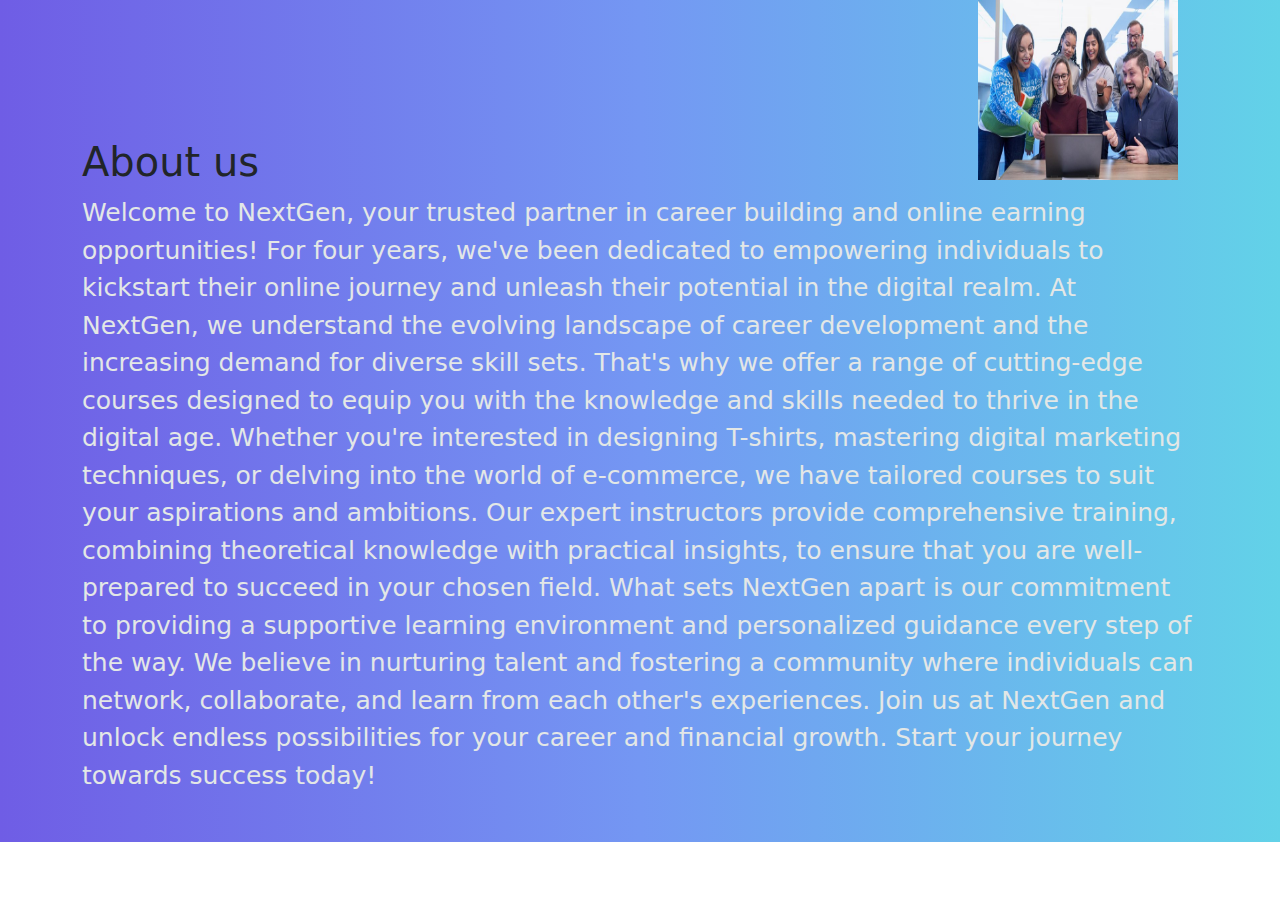
<file: about.html>
<!DOCTYPE html>
<html lang="en">
<head>
    <meta charset="UTF-8">
    <meta name="viewport" content="width=device-width, initial-scale=1.0">
    <title>NEXTGEN COURSES</title>
    <link rel="stylesheet" href="new.css">
    <meta name="viewport" content="width=device-width, initial-scale=1.0">
    <link href="https://cdn.jsdelivr.net/npm/bootstrap@5.0.2/dist/css/bootstrap.min.css" rel="stylesheet">
    <script src="https://cdn.jsdelivr.net/npm/@popperjs/core@2.9.2/dist/umd/popper.min.js" integrity="sha384-IQsoLXl5PILFhosVNubq5LC7Qb9DXgDA9i+tQ8Zj3iwWAwPtgFTxbJ8NT4GN1R8p" crossorigin="anonymous"></script>
<script src="https://cdn.jsdelivr.net/npm/bootstrap@5.0.2/dist/js/bootstrap.min.js" integrity="sha384-cVKIPhGWiC2Al4u+LWgxfKTRIcfu0JTxR+EQDz/bgldoEyl4H0zUF0QKbrJ0EcQF" crossorigin="anonymous"></script>
</head>
<body>
    <section id="home" class="py-5">
        <div class="container">
            <div class="paragraph">
                <img src="new.jpeg" data-aos="fade-up"  class="img-fluid">
            <h1>About us</h1> 
            <p1> Welcome to NextGen, your trusted partner in career building and online earning opportunities! For four years, we've been dedicated to empowering individuals to kickstart their online journey and unleash their potential in the digital realm.

                At NextGen, we understand the evolving landscape of career development and the increasing demand for diverse skill sets. That's why we offer a range of cutting-edge courses designed to equip you with the knowledge and skills needed to thrive in the digital age.
                
                Whether you're interested in designing T-shirts, mastering digital marketing techniques, or delving into the world of e-commerce, we have tailored courses to suit your aspirations and ambitions. Our expert instructors provide comprehensive training, combining theoretical knowledge with practical insights, to ensure that you are well-prepared to succeed in your chosen field.
                
                What sets NextGen apart is our commitment to providing a supportive learning environment and personalized guidance every step of the way. We believe in nurturing talent and fostering a community where individuals can network, collaborate, and learn from each other's experiences.
                
                Join us at NextGen and unlock endless possibilities for your career and financial growth. Start your journey towards success today!</p1>
        </div>
    </div>
    </section>

</body>
</html>
</file>
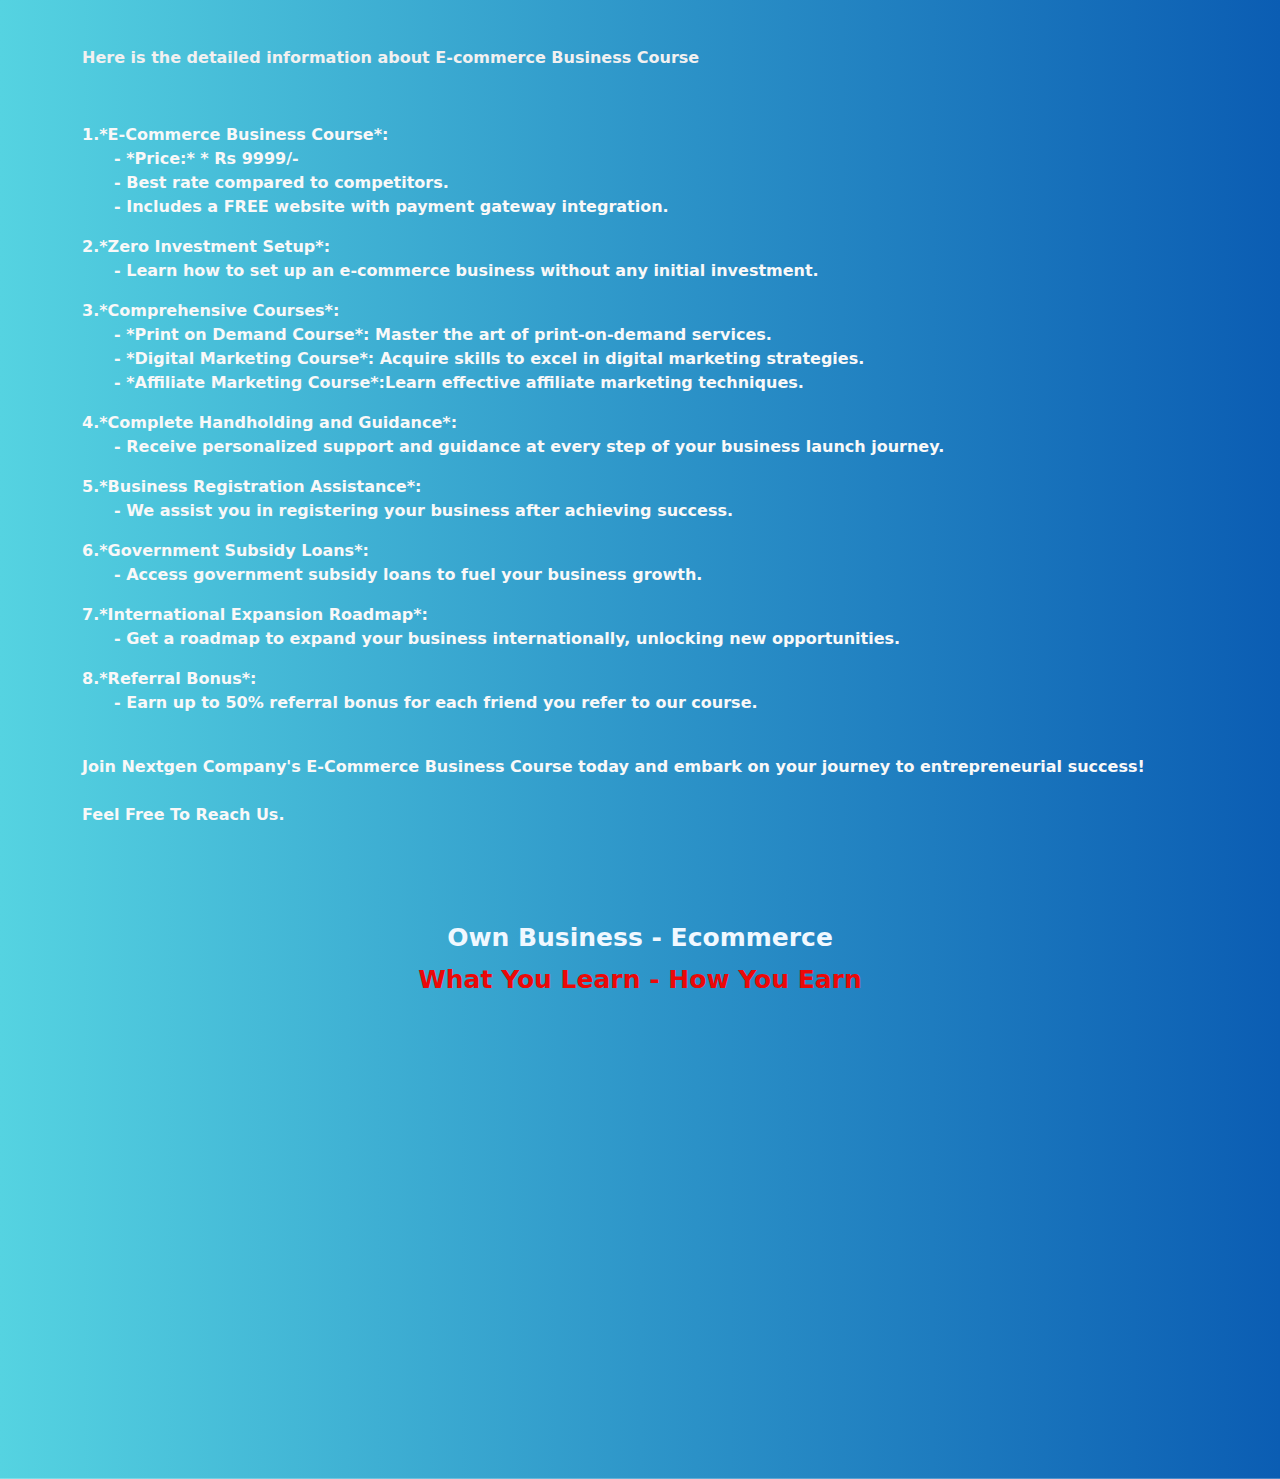
<file: business.html>
<!DOCTYPE html>
<html lang="en">
<head>
    <meta charset="UTF-8">
    <meta name="viewport" content="width=device-width, initial-scale=1.0">
    <title>NEXTGEN COURSES</title>
    <link rel="stylesheet" href="new.css">
    <meta name="viewport" content="width=device-width, initial-scale=1.0">
    <link href="https://cdn.jsdelivr.net/npm/bootstrap@5.0.2/dist/css/bootstrap.min.css" rel="stylesheet">
    <script src="https://cdn.jsdelivr.net/npm/@popperjs/core@2.9.2/dist/umd/popper.min.js" integrity="sha384-IQsoLXl5PILFhosVNubq5LC7Qb9DXgDA9i+tQ8Zj3iwWAwPtgFTxbJ8NT4GN1R8p" crossorigin="anonymous"></script>
<script src="https://cdn.jsdelivr.net/npm/bootstrap@5.0.2/dist/js/bootstrap.min.js" integrity="sha384-cVKIPhGWiC2Al4u+LWgxfKTRIcfu0JTxR+EQDz/bgldoEyl4H0zUF0QKbrJ0EcQF" crossorigin="anonymous"></script>
</head>
<body>
    <section id="Business" class="py-5">
        <div class="container">
            <h6 style="color: rgb(242, 240, 240); font-weight: bold;">Here is the detailed information about E-commerce Business Course</h6>
            <br><br>
             <p1><strong>1.*E-Commerce Business Course*:</strong></p1>
             <ul>
                <p1><strong>- *Price:* </strong>* Rs 9999/-</p1>
                <br>
                <p1>- Best rate compared to competitors.</p1>
                 <br>
                 <p1>  - Includes a FREE website with payment gateway integration.</p1>
              </ul>
              <p1><strong>2.*Zero Investment Setup*:</strong></p1>
             <ul>
                 <p1>  - Learn how to set up an e-commerce business without any initial investment.</p1>
              </ul>
              <p1><strong>3.*Comprehensive Courses*:</strong></p1>
             <ul>
                 <p1><strong>- *Print on Demand Course*:</strong> Master the art of print-on-demand services.</p1>
                 <br>
                 <p1><strong> - *Digital Marketing Course*: </strong>Acquire skills to excel in digital marketing strategies.</p1>
                 <br>
                 <p1><strong>   - *Affiliate Marketing Course*:</strong>Learn effective affiliate marketing techniques.</p1>
              </ul>
              <p1><strong>4.*Complete Handholding and Guidance*:</strong></p1>
             <ul>
                 <p1> - Receive personalized support and guidance at every step of your business launch journey.</p1>
              </ul>
              <p1><strong>5.*Business Registration Assistance*:</strong></p1>
             <ul>
                 <p1>  - We assist you in registering your business after achieving success.</p1>
              </ul>
              <p1><strong>6.*Government Subsidy Loans*:</strong></p1>
              <ul>
                  <p1> - Access government subsidy loans to fuel your business growth.</p1>
               </ul>
               <p1><strong>7.*International Expansion Roadmap*:</strong></p1>
               <ul>
                   <p1>- Get a roadmap to expand your business internationally, unlocking new opportunities.</p1>
                </ul>
                <p1><strong>8.*Referral Bonus*:</strong></p1>
                <ul>
                    <p1>  - Earn up to 50% referral bonus for each friend you refer to our course.</p1>
                 </ul>
                 <br>   
                 <p1>Join Nextgen Company's E-Commerce Business Course today and embark on your journey to entrepreneurial success!</p1>
                 <br><br>
                 <p1>Feel Free To Reach Us.</p1>
        </div>
    </section>
    <section id="Business" class="py-5">
        <div class="container">
            <div class="row">
                <div class="col-lg-6 offset-lg-3"> <!-- Offset added to center the column -->
                    <div class="text-center">
                        <h4>Own Business - Ecommerce</h4>
                        <p>What You Learn - How You Earn</p>
                    </div>
                    <div class="embed-responsive embed-responsive-16by9" data-aos="fade-up">
                        <iframe class="embed-responsive-item" width="100%" height="315" src="https://www.youtube.com/embed/ZqChUO_NMtI?si=hesYzc3_9vKzHioW" frameborder="0" allowfullscreen></iframe>
                    </div>
                    
                </div>
            </div>
        </div>
    </section>
    

</body>
</html>
</file>
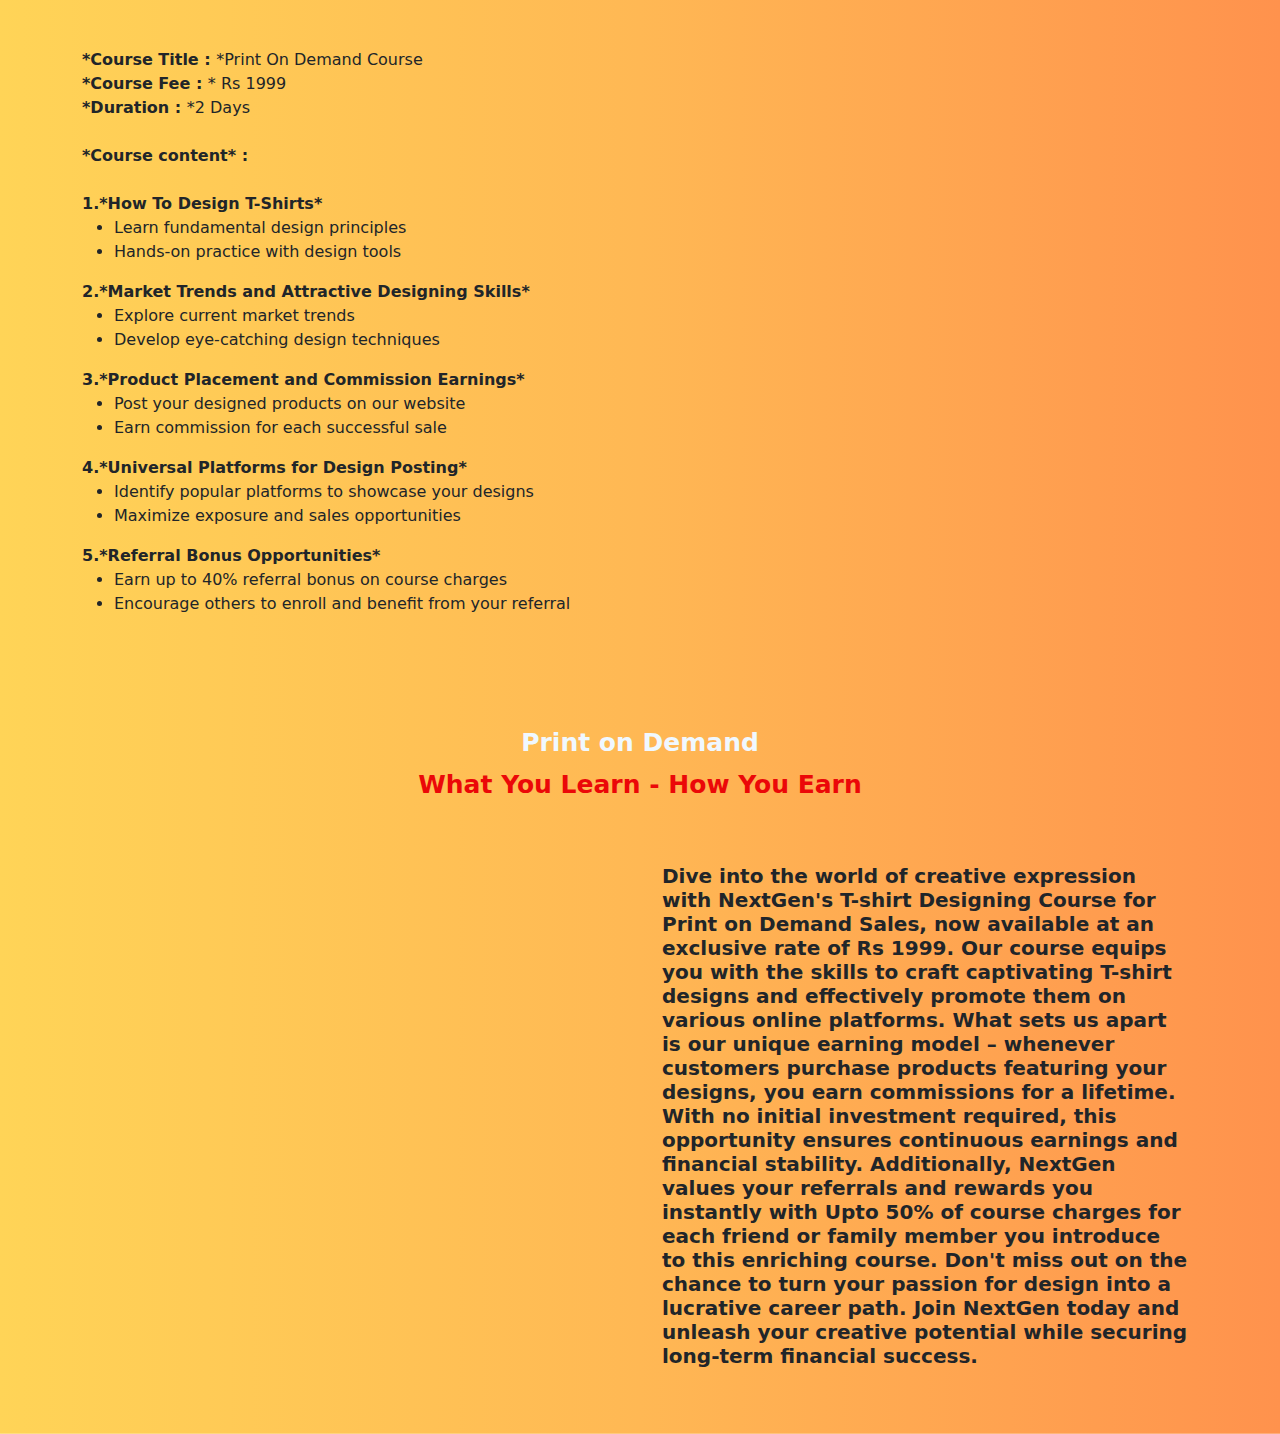
<file: demand.html>
<!DOCTYPE html>
<html lang="en">
<head>
    <meta charset="UTF-8">
    <meta name="viewport" content="width=device-width, initial-scale=1.0">
    <title>NEXTGEN COURSES</title>
    <link rel="stylesheet" href="new.css">
    <meta name="viewport" content="width=device-width, initial-scale=1.0">
    <link href="https://cdn.jsdelivr.net/npm/bootstrap@5.0.2/dist/css/bootstrap.min.css" rel="stylesheet">
    <script src="https://cdn.jsdelivr.net/npm/@popperjs/core@2.9.2/dist/umd/popper.min.js" integrity="sha384-IQsoLXl5PILFhosVNubq5LC7Qb9DXgDA9i+tQ8Zj3iwWAwPtgFTxbJ8NT4GN1R8p" crossorigin="anonymous"></script>
<script src="https://cdn.jsdelivr.net/npm/bootstrap@5.0.2/dist/js/bootstrap.min.js" integrity="sha384-cVKIPhGWiC2Al4u+LWgxfKTRIcfu0JTxR+EQDz/bgldoEyl4H0zUF0QKbrJ0EcQF" crossorigin="anonymous"></script>
</head>
<body>
    <section id="privacy" class="py-5">
        <div class="container">
            <p1><strong>*Course Title : </strong>*Print On Demand Course</p1>
            <br>
             <p1><strong>*Course Fee : </strong>* Rs 1999</p1>
             <br>
             <p1><strong>*Duration : </strong>*2 Days</p1>
              <br><br>
             <p1><strong>*Course content* :</strong></p1>
             <br><br>
             <p1><strong>1.*How To Design T-Shirts*</strong></p1>
             <ul>
                <li>Learn fundamental design principles</li>
                <li>Hands-on practice with design tools</li>
              </ul>
              <p1><strong>2.*Market Trends and Attractive Designing Skills*</strong></p1>
             <ul>
                <li>Explore current market trends</li>
                <li>Develop eye-catching design techniques</li>
              </ul>
              <p1><strong>3.*Product Placement and Commission Earnings*</strong></p1>
             <ul>
                <li>Post your designed products on our website</li>
                <li>Earn commission for each successful sale</li>
              </ul>
              <p1><strong>4.*Universal Platforms for Design Posting*</strong></p1>
             <ul>
                <li>Identify popular platforms to showcase your designs</li>
                <li>Maximize exposure and sales opportunities</li>
              </ul>
              <p1><strong>5.*Referral Bonus Opportunities*</strong></p1>
              <ul>
                 <li>Earn up to 40% referral bonus on course charges</li>
                 <li>Encourage others to enroll and benefit from your referral</li>
               </ul>
        </div>
    </section>
<section id="demand" class="py-5">
    <div class="container">
        <div class="row">
            <div class="text-center">
                <h4>Print on Demand</h4>
                <p>What You Learn - How You Earn</p>
            </div>
            <div class="col-lg-6">
                <div class="embed-responsive embed-responsive-16by9" data-aos="fade-up">
                    <iframe class="embed-responsive-item" width="100%" height="315" src="https://www.youtube.com/embed/ywcVoHCpqkk" frameborder="0" allowfullscreen></iframe>

                </div>
            </div>
            <div class="col-lg-6">
                    <h5>Dive into the world of creative expression with NextGen's T-shirt Designing Course for Print on Demand Sales, now available at an exclusive rate of Rs 1999. Our course equips you with the skills to craft captivating T-shirt designs and effectively promote them on various online platforms. What sets us apart is our unique earning model – whenever customers purchase products featuring your designs, you earn commissions for a lifetime. With no initial investment required, this opportunity ensures continuous earnings and financial stability. Additionally, NextGen values your referrals and rewards you instantly with Upto 50% of course charges for each friend or family member you introduce to this enriching course. Don't miss out on the chance to turn your passion for design into a lucrative career path. Join NextGen today and unleash your creative potential while securing long-term financial success. </h5>
            </div>
        </div>
    </div>
</section>

</body>
</html>
</file>
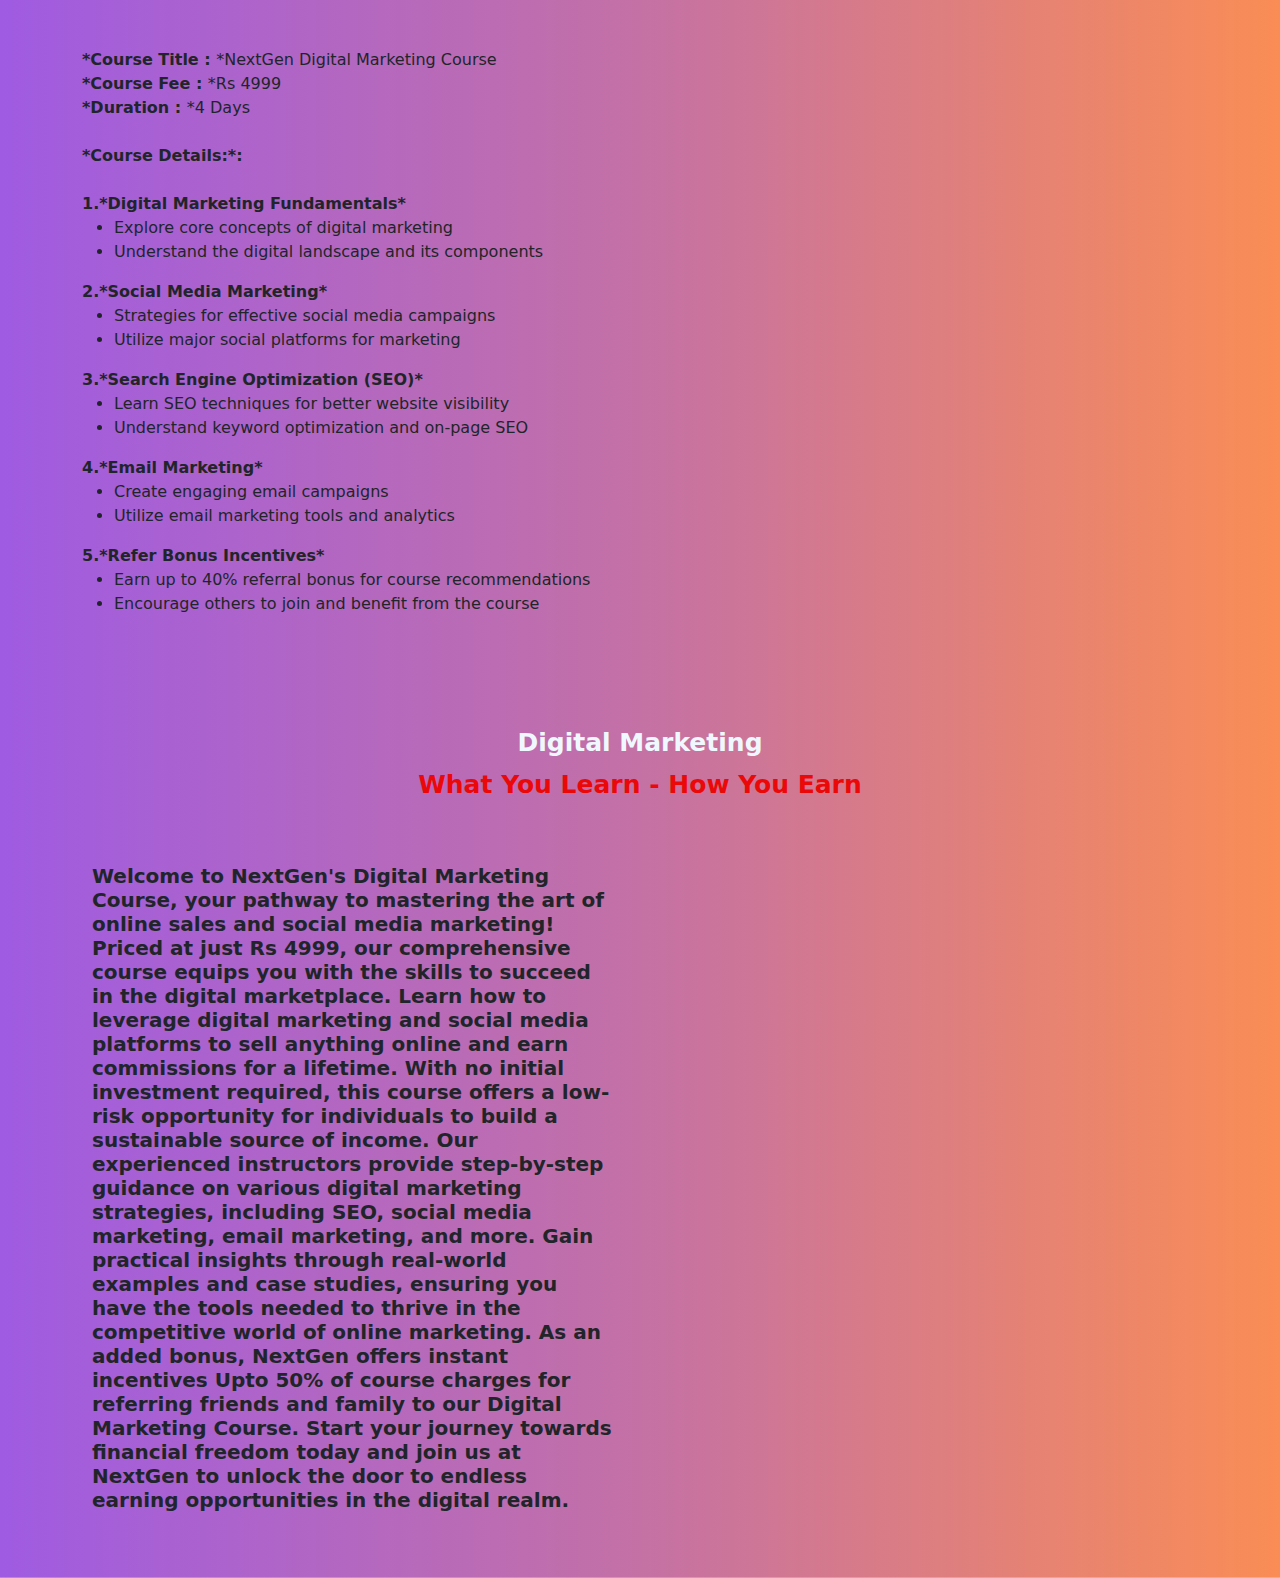
<file: digital.html>
<!DOCTYPE html>
<html lang="en">
<head>
    <meta charset="UTF-8">
    <meta name="viewport" content="width=device-width, initial-scale=1.0">
    <title>NEXTGEN COURSES</title>
    <link rel="stylesheet" href="new.css">
    <meta name="viewport" content="width=device-width, initial-scale=1.0">
    <link href="https://cdn.jsdelivr.net/npm/bootstrap@5.0.2/dist/css/bootstrap.min.css" rel="stylesheet">
    <script src="https://cdn.jsdelivr.net/npm/@popperjs/core@2.9.2/dist/umd/popper.min.js" integrity="sha384-IQsoLXl5PILFhosVNubq5LC7Qb9DXgDA9i+tQ8Zj3iwWAwPtgFTxbJ8NT4GN1R8p" crossorigin="anonymous"></script>
<script src="https://cdn.jsdelivr.net/npm/bootstrap@5.0.2/dist/js/bootstrap.min.js" integrity="sha384-cVKIPhGWiC2Al4u+LWgxfKTRIcfu0JTxR+EQDz/bgldoEyl4H0zUF0QKbrJ0EcQF" crossorigin="anonymous"></script>
</head>
<body>
    <section id="Marketing" class="py-5">
        <div class="container">
            <p1><strong>*Course Title : </strong>*NextGen Digital Marketing Course</p1>
            <br>
             <p1><strong>*Course Fee : </strong>*Rs 4999</p1>
             <br>
             <p1><strong>*Duration : </strong>*4 Days</p1>
              <br><br>
             <p1><strong>*Course Details:*:</strong></p1>
             <br><br>
             <p1><strong>1.*Digital Marketing Fundamentals*</strong></p1>
             <ul>
                <li>Explore core concepts of digital marketing</li>
                <li>Understand the digital landscape and its components</li>
              </ul>
              <p1><strong>2.*Social Media Marketing*</strong></p1>
             <ul>
                <li>Strategies for effective social media campaigns</li>
                <li>Utilize major social platforms for marketing</li>
              </ul>
              <p1><strong>3.*Search Engine Optimization (SEO)*</strong></p1>
             <ul>
                <li>Learn SEO techniques for better website visibility</li>
                <li>Understand keyword optimization and on-page SEO</li>
              </ul>
              <p1><strong>4.*Email Marketing*</strong></p1>
             <ul>
                <li>Create engaging email campaigns</li>
                <li>Utilize email marketing tools and analytics</li>
              </ul>
              <p1><strong>5.*Refer Bonus Incentives*</strong></p1>
              <ul>
                 <li>Earn up to 40% referral bonus for course recommendations</li>
                 <li>Encourage others to join and benefit from the course</li>
               </ul>
        </div>
    </section>

    <section id="Marketing" class="py-5">
        <div class="container">
            <div class="row">
                <div class="text-center">
                    <h4>Digital Marketing</h4>
                    <p>What You Learn - How You Earn</p>
                </div>
                <div class="col-lg-6">
                    <h5>  Welcome to NextGen's Digital Marketing Course, your pathway to mastering the art of online sales and social media marketing! Priced at just Rs 4999, our comprehensive course equips you with the skills to succeed in the digital marketplace.

                        Learn how to leverage digital marketing and social media platforms to sell anything online and earn commissions for a lifetime. With no initial investment required, this course offers a low-risk opportunity for individuals to build a sustainable source of income.
                        
                        Our experienced instructors provide step-by-step guidance on various digital marketing strategies, including SEO, social media marketing, email marketing, and more. Gain practical insights through real-world examples and case studies, ensuring you have the tools needed to thrive in the competitive world of online marketing.
                        
                        As an added bonus, NextGen offers instant incentives  Upto 50% of course charges for referring friends and family to our Digital Marketing Course. Start your journey towards financial freedom today and join us at NextGen to unlock the door to endless earning opportunities in the digital realm.</h5>
            </div>
                <div class="col-lg-6">
                    <div class="embed-responsive embed-responsive-16by9" data-aos="fade-up">
                        <iframe class="embed-responsive-item" width="100%" height="315" src="https://www.youtube.com/embed/J4DoZzTFMxY" frameborder="0" allowfullscreen></iframe>

                    </div>
                </div>
            </div>
        </div>
    </section>

</body>
</html>
</file>
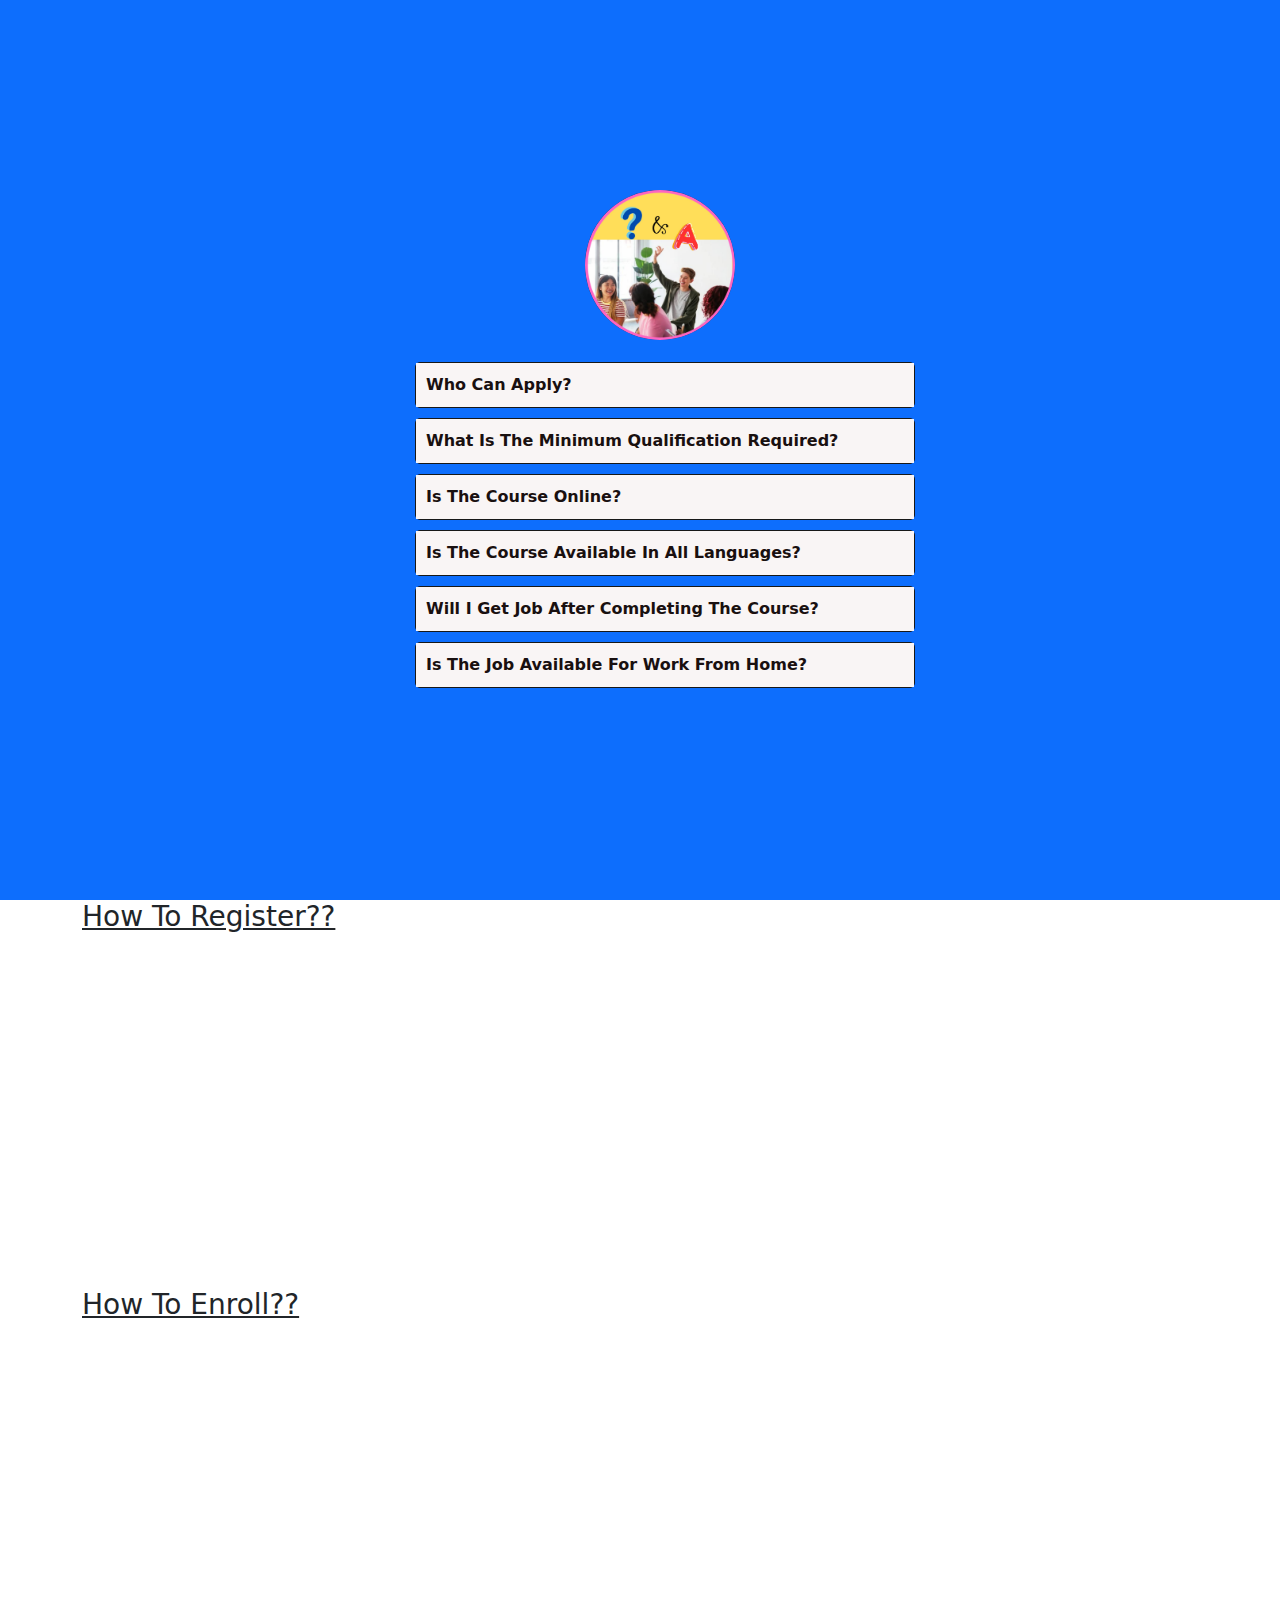
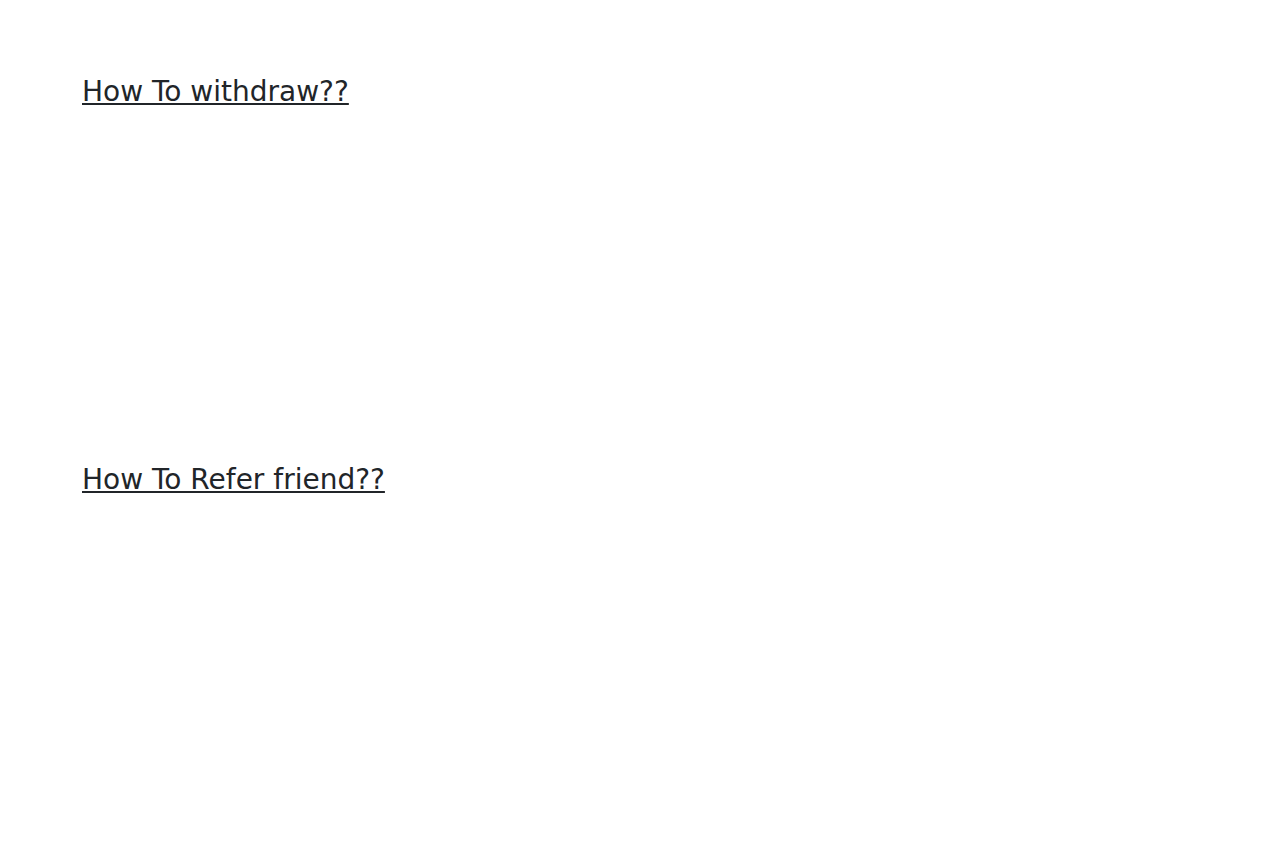
<file: information.html>
<!DOCTYPE html>
<html lang="en">
<head>
    <meta charset="UTF-8">
    <meta name="viewport" content="width=device-width, initial-scale=1.0">
    <title>NEXTGEN COURSES</title>
    <link rel="stylesheet" href="new.css">
    <meta name="viewport" content="width=device-width, initial-scale=1.0">
   <link href="https://cdn.jsdelivr.net/npm/bootstrap@5.0.2/dist/css/bootstrap.min.css" rel="stylesheet">
    <script src="https://cdn.jsdelivr.net/npm/@popperjs/core@2.9.2/dist/umd/popper.min.js" integrity="sha384-IQsoLXl5PILFhosVNubq5LC7Qb9DXgDA9i+tQ8Zj3iwWAwPtgFTxbJ8NT4GN1R8p" crossorigin="anonymous"></script>
<script src="https://cdn.jsdelivr.net/npm/bootstrap@5.0.2/dist/js/bootstrap.min.js" integrity="sha384-cVKIPhGWiC2Al4u+LWgxfKTRIcfu0JTxR+EQDz/bgldoEyl4H0zUF0QKbrJ0EcQF" crossorigin="anonymous"></script>
</head>
<style>
 

section {
    width: 100%;
    min-height: 100vh;
    display: flex;
    justify-content: center;
    align-items: center;
}


    #information h5{
   text-align: center;
   position: absolute;
      left:43%; 
      top:140px;
      font-weight: bold;
      color: #06002e;
}
.panel {
    border: 1px solid #171818;
    border-radius: 5px;
    margin-bottom: 10px;
    width:500px; /* Adjust as needed */
    position: relative;
    top:80px;
    right:50px;
    
  }
  
  .panel-header {
    position: relative;
    background-color: #f9f5f5;
    color:#191010;
    padding: 10px;
    cursor: pointer;
    font-weight: bold;
  }

  .panel-content {
    padding: 10px;
    background-color: #f1e5e5;
    color:#191010;
    font-weight: bold;
  }
  .hidden {
    display: none;
  }
  .container-4 {
    display: flex;
    flex-direction: column;
    align-items: center;
  }
  
#information img{
  width:150px;
  height:150px;
  margin-bottom:430px;
  border-radius:90px;
  position: relative;
  left:270px;
  top:30px;
}

  @media (max-width: 768px) {
    #information img{
  width:150px;
  height:150px;
  bottom:120px;
  border-radius:90px;
  position: absolute;
  left:110px;
}
    #information h5{
        text-align: center;
        position: absolute;
           left: 33%;
           font-size:1rem;
           font-weight: bold;
     }
    

    .panel {
        border: 1px solid #171818;
        border-radius: 5px;
        margin-bottom: 10px;
        width:300px; /* Adjust as needed */
        position: relative;
        top:50px;
        left:0px;
      }
      
      .panel-header {
        position: relative;
        background-color: #f1e8e8;
        color:black;
        padding: 10px;
        cursor: pointer;
        font-weight: bold;
      }
    
      .panel-content {
        padding: 10px;
        background-color: #f1ecec;
        color: black;
        font-weight: bold;
      }
      
      .hidden {
    display: none;
  }
  .container-4 {
    display: flex;
    flex-direction: column;
    align-items: center;
  }
      iframe {
    width: 100%; 
    height: auto;
  }
  #register {
    position:absolute;
    top:750px;
  }
  #enroll {
    position:absolute;
    top:1000px;
  }
  #withdraw {
    position:absolute;
    top:1250px;
  }
  #refer {
    position:absolute;
    top:1480px;
  }
    }
</style>
<body>
<section id="information" class="bg-primary text-white">
  <img src="faq.jpeg" data-aos="fade-up"  class="img-fluid">
    <div class="container-4">
      <div class="accordion">
        <div class="panel panel">
          <div class="panel-header" onclick="togglePanel(this)">Who Can Apply? </div>
          <div class="panel-content hidden">
          Anyone between 18 to 50 Yrs of Age Can Apply
          </div>
        </div>
        <div class="panel panel">
          <div class="panel-header" onclick="togglePanel(this)">What Is The Minimum Qualification Required? </div>
          <div class="panel-content hidden">
          You should have completed minimum of 8th Std and above.
          </div>
        </div>
        <div class="panel panel">
          <div class="panel-header" onclick="togglePanel(this)">Is The Course Online? </div>
          <div class="panel-content hidden">
          Yes, The course is completely online and you can complete it anytime.
          </div>
        </div>
        <div class="panel panel">
          <div class="panel-header" onclick="togglePanel(this)">Is The Course Available In All Languages? </div>
          <div class="panel-content hidden">
          Yes, The Course Is Available In All Languages That You Wish To Choose
          </div>
        </div>
        <div class="panel panel">
          <div class="panel-header" onclick="togglePanel(this)">Will I Get Job After Completing The Course? </div>
          <div class="panel-content hidden">
          Yes. 100% You will get the job by NextGen Company On Order Fulfilment Job Role.
          </div>
        </div>
        <div class="panel panel">
          <div class="panel-header" onclick="togglePanel(this)">Is The  Job Available For Work From Home? </div>
          <div class="panel-content hidden">
          Yes, Job is Completely online, And you can work from anywhere and anytime.
          </div>
        </div>
      </div>
    </div>
  </section>

  <div id="register" >
    <div class="container">
        <h3><u>How To Register??</u></h3>
        <br>
        <iframe id= "video" width="50%" height="315" src="https://www.youtube.com/embed/V90381PsLH0" frameborder="0" allowfullscreen></iframe>
    </div>
</div>
<div id="enroll">
    <div class="container">
        <h3><u>How To Enroll??</u></h3>
        <br>
        <iframe id= "video" width="50%" height="315" src="https://www.youtube.com/embed/V90381PsLH0" frameborder="0" allowfullscreen></iframe>
    </div>
</div>
<div id="withdraw">
    <div class="container">
        <h3><u>How To withdraw??</u></h3>
        <br>
        <iframe id= "video" width="50%" height="315" src="https://www.youtube.com/embed/V90381PsLH0" frameborder="0" allowfullscreen></iframe>
    </div>
</div>
<div id="refer">
    <div class="container">
        <h3><u>How To Refer friend??</u></h3>
        <br>
        <iframe id= "video" width="50%" height="315" src="https://www.youtube.com/embed/V90381PsLH0" frameborder="0" allowfullscreen></iframe>
    </div>
</div>  

  <script>
    function togglePanel(panelHeader) {
      var panel = panelHeader.parentNode;
      var panelContent = panel.querySelector('.panel-content');
      var allPanels = document.querySelectorAll('.panel');
    
      // Close all panels and reset symbols
      allPanels.forEach(function(item) {
        var content = item.querySelector('.panel-content');
        if (content !== panelContent && !content.classList.contains('hidden')) {
          content.classList.add('hidden');
          item.querySelector('.panel-header').textContent = item.querySelector('.panel-header').textContent.replace('−', '+');
        }
      });
    
      // Toggle the clicked panel and update symbol
      if (panelContent.classList.contains('hidden')) {
        panelContent.classList.remove('hidden');
        panelHeader.textContent = panelHeader.textContent.replace('+', '−');
      } else {
        panelContent.classList.add('hidden');
        panelHeader.textContent = panelHeader.textContent.replace('−', '+');
      }
    }
    
    
    </script>
</body>
</html>
</file>
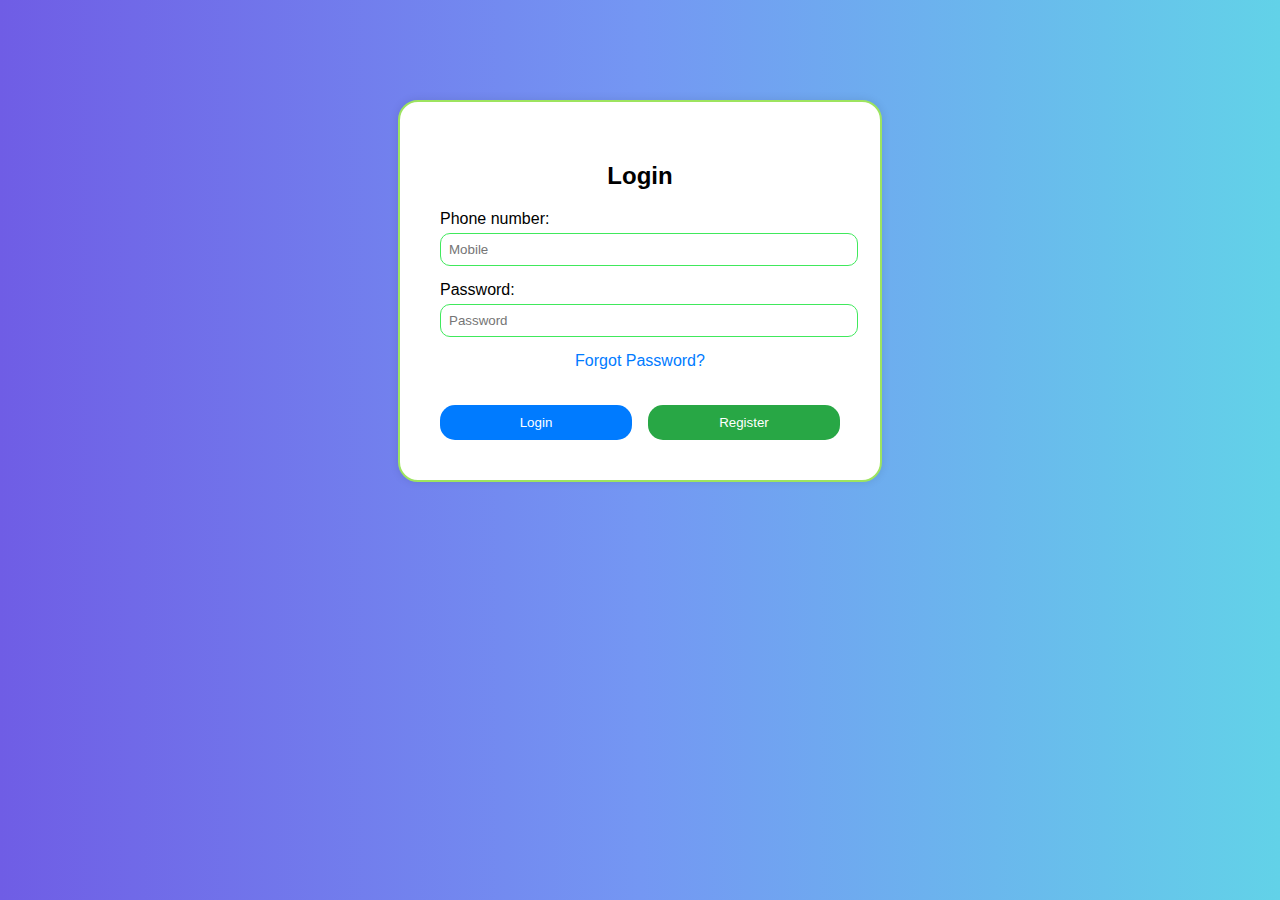
<file: login.html>
<!DOCTYPE html>
<html lang="en">
<head>
    <meta charset="UTF-8">
    <meta name="viewport" content="width=device-width, initial-scale=1.0">
    <title>Login Page</title>
    <style>
        body {
            font-family: Arial, sans-serif;
            background: linear-gradient(
        to right,
        #6f5de5,
        #7497f3,
        #62d2e8
    );
        }
        .container {
            background: rgb(255, 255, 255);
            max-width: 400px; 
            margin: 0 auto;
            padding: 40px;
            border: 2px solid #9de45f;
            border-radius: 20px;
            box-shadow: 0 0 10px rgba(0, 0, 0, 0.1);
            margin-top: 100px;
        }
        .container h2 {
            text-align: center;
        }
        .form-group {
            margin-bottom: 15px;
        }
        .form-group label {
            display: block;
            margin-bottom: 5px;
        }
        .form-group input {
            width: 100%;
            padding: 8px;
            border: 1px solid #40e95c;
            border-radius: 10px;
        }
        .btn {
            width: 48%; /* Adjusted width to fit two buttons in one line */
            padding: 10px;
            background-color: #007bff;
            border: none;
            border-radius: 15px;
            color: #fff;
            cursor: pointer;
            margin-top: 20px; 
        }
        .btn:hover {
            background-color: #0056b3;
        }
        .forgot-password {
            text-align: center;
            margin-top: 10px;
        }
        .forgot-password a {
            color: #007bff;
            text-decoration: none;
        }
        .register-btn {
            width: 48%; 
            padding: 10px;
            background-color: #28a745;
            border: none;
            border-radius: 15px;
            color: #fff;
            cursor: pointer;
            margin-top: 20px;
            float: right; 
        }
    </style>
</head>
<body>
    <div class="container">
        <h2>Login</h2>
        <form action="login_process.php" method="POST">
            <div class="form-group">
                <label for="mobile">Phone number:</label>
                <input type="number" id="mobile" name="mobile" placeholder="Mobile" required>
            </div>
            <div class="form-group">
                <label for="password">Password:</label>
                <input type="password" id="password" name="password" placeholder="Password" required>
            </div>
            <!-- Moved Forgot Password link below the password field -->
            <div class="form-group forgot-password">
                <a href="#">Forgot Password?</a>
            </div>
            <!-- Register button placed before the Login button -->
            <button type="submit" class="btn">Login</button>
            <a href="register.html" ><button type="button"  class="btn register-btn">Register</button></a>
        </form>
    </div>
</body>
</html>
</file>
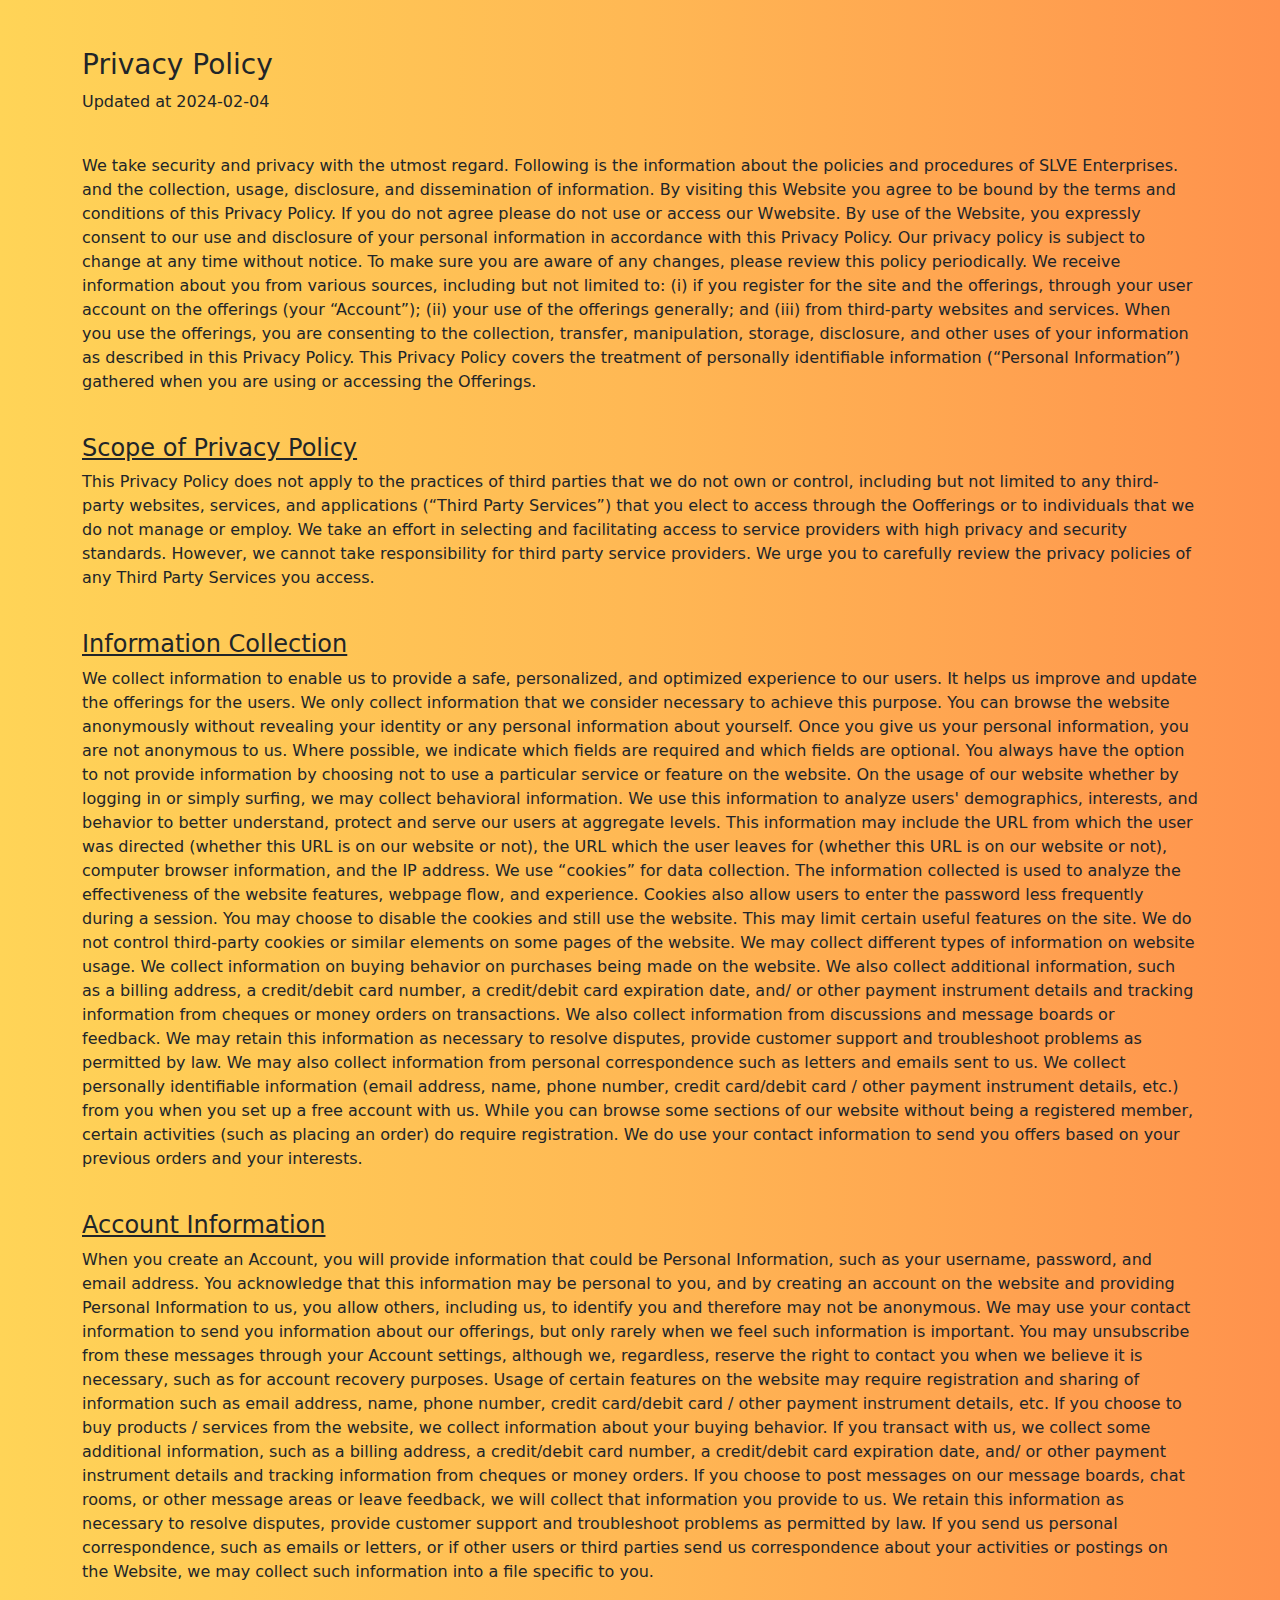
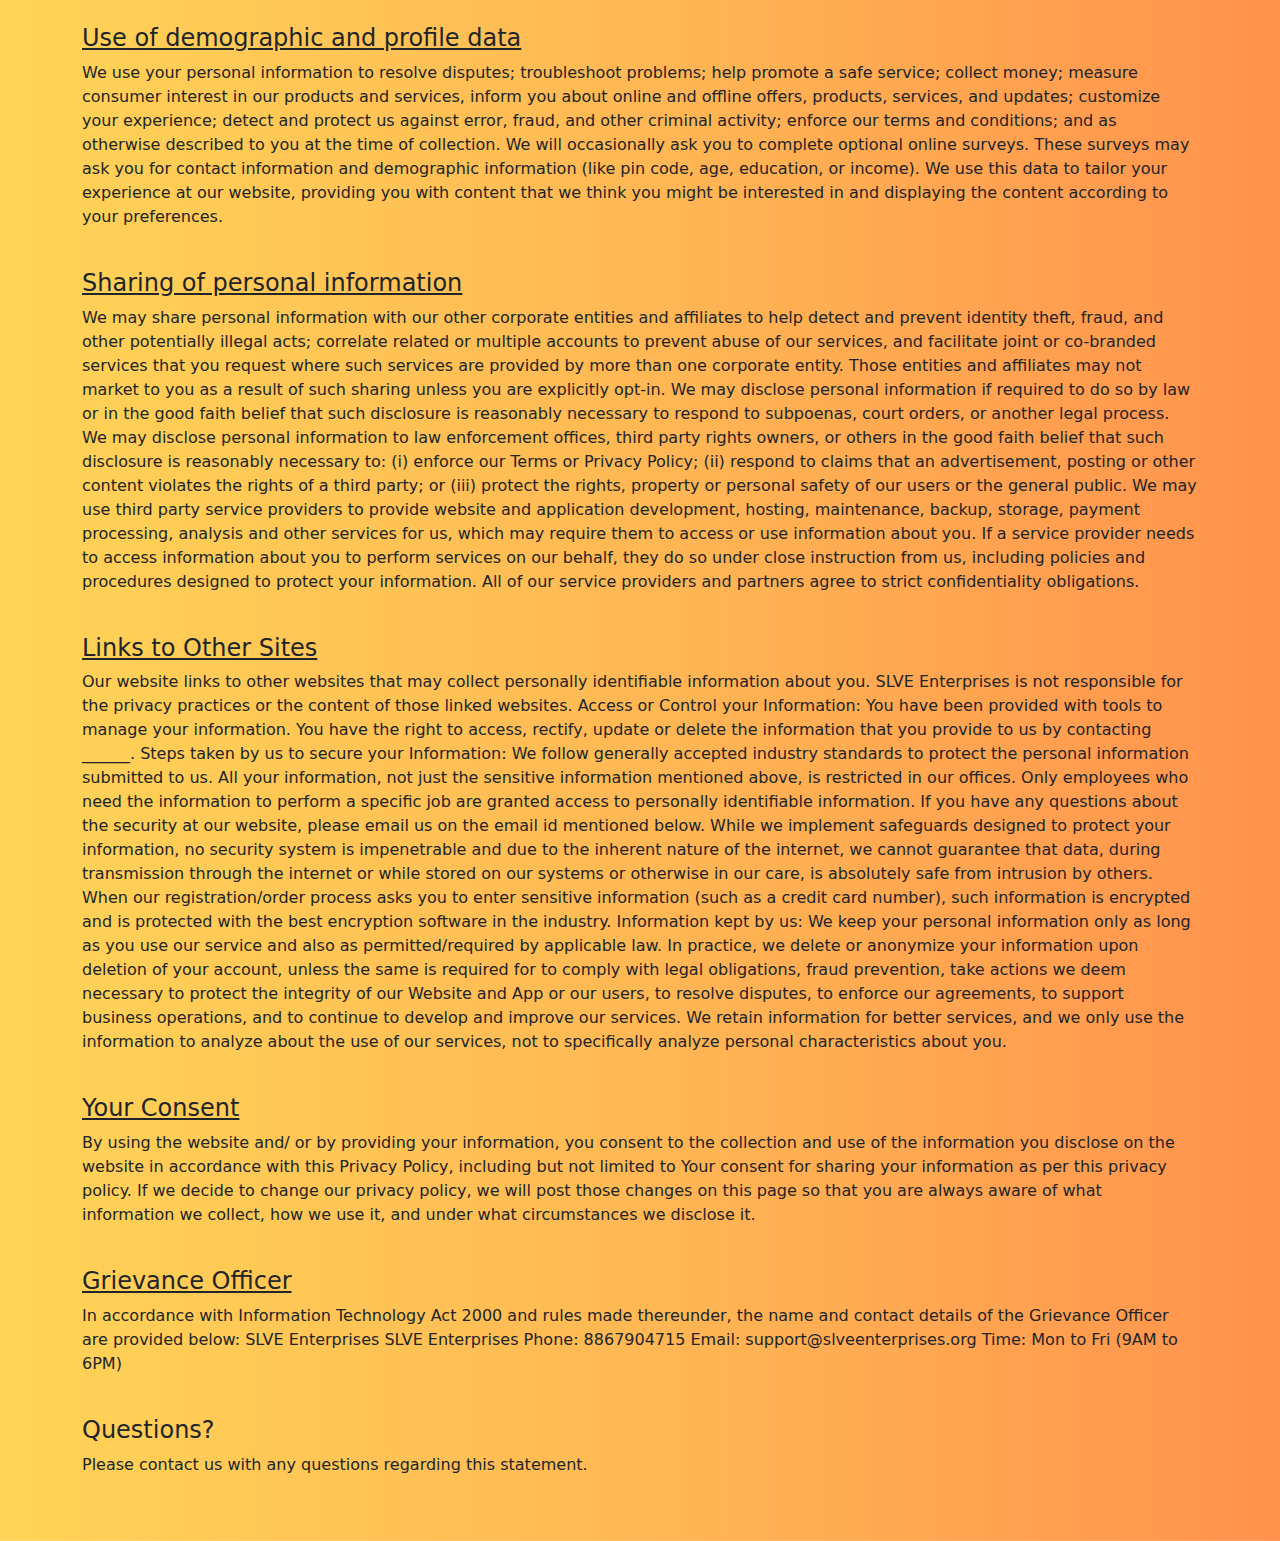
<file: privacy_policy.html>
<!DOCTYPE html>
<html lang="en">
<head>
    <meta charset="UTF-8">
    <meta name="viewport" content="width=device-width, initial-scale=1.0">
    <title>NEXTGEN COURSES</title>
    <link rel="stylesheet" href="new.css">
    <meta name="viewport" content="width=device-width, initial-scale=1.0">
    <link href="https://cdn.jsdelivr.net/npm/bootstrap@5.0.2/dist/css/bootstrap.min.css" rel="stylesheet">
    <script src="https://cdn.jsdelivr.net/npm/@popperjs/core@2.9.2/dist/umd/popper.min.js" integrity="sha384-IQsoLXl5PILFhosVNubq5LC7Qb9DXgDA9i+tQ8Zj3iwWAwPtgFTxbJ8NT4GN1R8p" crossorigin="anonymous"></script>
<script src="https://cdn.jsdelivr.net/npm/bootstrap@5.0.2/dist/js/bootstrap.min.js" integrity="sha384-cVKIPhGWiC2Al4u+LWgxfKTRIcfu0JTxR+EQDz/bgldoEyl4H0zUF0QKbrJ0EcQF" crossorigin="anonymous"></script>
</head>
<body>
    <section id="privacy" class="py-5">
        <div class="container">
            <h3>Privacy Policy</h3>
            <p>Updated at 2024-02-04</p>
            <br>
            <p>We take security and privacy with the utmost regard. Following is the information about the policies and procedures of SLVE Enterprises. and the collection, usage, disclosure, and dissemination of information. By visiting this Website you agree to be bound by the terms and conditions of this Privacy Policy. If you do not agree please do not use or access our Wwebsite. By use of the Website, you expressly consent to our use and disclosure of your personal information in accordance with this Privacy Policy. Our privacy policy is subject to change at any time without notice. To make sure you are aware of any changes, please review this policy periodically. We receive information about you from various sources, including but not limited to: (i) if you register for the site and the offerings, through your user account on the offerings (your “Account”); (ii) your use of the offerings generally; and (iii) from third-party websites and services. When you use the offerings, you are consenting to the collection, transfer, manipulation, storage, disclosure, and other uses of your information as described in this Privacy Policy. This Privacy Policy covers the treatment of personally identifiable information (“Personal Information”) gathered when you are using or accessing the Offerings.</p>
            <br>
            <h4><u>Scope of Privacy Policy</u></h4>
            <p>This Privacy Policy does not apply to the practices of third parties that we do not own or control, including but not limited to any third-party websites, services, and applications (“Third Party Services”) that you elect to access through the Oofferings or to individuals that we do not manage or employ. We take an effort in selecting and facilitating access to service providers with high privacy and security standards. However, we cannot take responsibility for third party service providers. We urge you to carefully review the privacy policies of any Third Party Services you access.</p>
            <br>
            <h4><u>Information Collection</u></h4>
            <p>We collect information to enable us to provide a safe, personalized, and optimized experience to our users. It helps us improve and update the offerings for the users. We only collect information that we consider necessary to achieve this purpose. You can browse the website anonymously without revealing your identity or any personal information about yourself. Once you give us your personal information, you are not anonymous to us. Where possible, we indicate which fields are required and which fields are optional. You always have the option to not provide information by choosing not to use a particular service or feature on the website. On the usage of our website whether by logging in or simply surfing, we may collect behavioral information. We use this information to analyze users' demographics, interests, and behavior to better understand, protect and serve our users at aggregate levels. This information may include the URL from which the user was directed (whether this URL is on our website or not), the URL which the user leaves for (whether this URL is on our website or not), computer browser information, and the IP address. We use “cookies” for data collection. The information collected is used to analyze the effectiveness of the website features, webpage flow, and experience. Cookies also allow users to enter the password less frequently during a session. You may choose to disable the cookies and still use the website. This may limit certain useful features on the site. We do not control third-party cookies or similar elements on some pages of the website. We may collect different types of information on website usage. We collect information on buying behavior on purchases being made on the website. We also collect additional information, such as a billing address, a credit/debit card number, a credit/debit card expiration date, and/ or other payment instrument details and tracking information from cheques or money orders on transactions. We also collect information from discussions and message boards or feedback. We may retain this information as necessary to resolve disputes, provide customer support and troubleshoot problems as permitted by law. We may also collect information from personal correspondence such as letters and emails sent to us. We collect personally identifiable information (email address, name, phone number, credit card/debit card / other payment instrument details, etc.) from you when you set up a free account with us. While you can browse some sections of our website without being a registered member, certain activities (such as placing an order) do require registration. We do use your contact information to send you offers based on your previous orders and your interests.</p>
            <br>
            <h4><u>Account Information</u></h4>
            <p>When you create an Account, you will provide information that could be Personal Information, such as your username, password, and email address. You acknowledge that this information may be personal to you, and by creating an account on the website and providing Personal Information to us, you allow others, including us, to identify you and therefore may not be anonymous. We may use your contact information to send you information about our offerings, but only rarely when we feel such information is important. You may unsubscribe from these messages through your Account settings, although we, regardless, reserve the right to contact you when we believe it is necessary, such as for account recovery purposes. Usage of certain features on the website may require registration and sharing of information such as email address, name, phone number, credit card/debit card / other payment instrument details, etc. If you choose to buy products / services from the website, we collect information about your buying behavior. If you transact with us, we collect some additional information, such as a billing address, a credit/debit card number, a credit/debit card expiration date, and/ or other payment instrument details and tracking information from cheques or money orders. If you choose to post messages on our message boards, chat rooms, or other message areas or leave feedback, we will collect that information you provide to us. We retain this information as necessary to resolve disputes, provide customer support and troubleshoot problems as permitted by law. If you send us personal correspondence, such as emails or letters, or if other users or third parties send us correspondence about your activities or postings on the Website, we may collect such information into a file specific to you.</p>
            <br>
            <h4><u>Use of demographic and profile data</u></h4>
            <p>We use your personal information to resolve disputes; troubleshoot problems; help promote a safe service; collect money; measure consumer interest in our products and services, inform you about online and offline offers, products, services, and updates; customize your experience; detect and protect us against error, fraud, and other criminal activity; enforce our terms and conditions; and as otherwise described to you at the time of collection. We will occasionally ask you to complete optional online surveys. These surveys may ask you for contact information and demographic information (like pin code, age, education, or income). We use this data to tailor your experience at our website, providing you with content that we think you might be interested in and displaying the content according to your preferences.</p>
            <br>
            <h4><u>Sharing of personal information</u></h4>
            <p>We may share personal information with our other corporate entities and affiliates to help detect and prevent identity theft, fraud, and other potentially illegal acts; correlate related or multiple accounts to prevent abuse of our services, and facilitate joint or co-branded services that you request where such services are provided by more than one corporate entity. Those entities and affiliates may not market to you as a result of such sharing unless you are explicitly opt-in. We may disclose personal information if required to do so by law or in the good faith belief that such disclosure is reasonably necessary to respond to subpoenas, court orders, or another legal process. We may disclose personal information to law enforcement offices, third party rights owners, or others in the good faith belief that such disclosure is reasonably necessary to: (i) enforce our Terms or Privacy Policy; (ii) respond to claims that an advertisement, posting or other content violates the rights of a third party; or (iii) protect the rights, property or personal safety of our users or the general public. We may use third party service providers to provide website and application development, hosting, maintenance, backup, storage, payment processing, analysis and other services for us, which may require them to access or use information about you. If a service provider needs to access information about you to perform services on our behalf, they do so under close instruction from us, including policies and procedures designed to protect your information. All of our service providers and partners agree to strict confidentiality obligations.</p>
            <br>
            <h4><u>Links to Other Sites</u></h4>
            <p>Our website links to other websites that may collect personally identifiable information about you. SLVE Enterprises is not responsible for the privacy practices or the content of those linked websites. Access or Control your Information: You have been provided with tools to manage your information. You have the right to access, rectify, update or delete the information that you provide to us by contacting ______. Steps taken by us to secure your Information: We follow generally accepted industry standards to protect the personal information submitted to us. All your information, not just the sensitive information mentioned above, is restricted in our offices. Only employees who need the information to perform a specific job are granted access to personally identifiable information. If you have any questions about the security at our website, please email us on the email id mentioned below. While we implement safeguards designed to protect your information, no security system is impenetrable and due to the inherent nature of the internet, we cannot guarantee that data, during transmission through the internet or while stored on our systems or otherwise in our care, is absolutely safe from intrusion by others. When our registration/order process asks you to enter sensitive information (such as a credit card number), such information is encrypted and is protected with the best encryption software in the industry. Information kept by us: We keep your personal information only as long as you use our service and also as permitted/required by applicable law. In practice, we delete or anonymize your information upon deletion of your account, unless the same is required for to comply with legal obligations, fraud prevention, take actions we deem necessary to protect the integrity of our Website and App or our users, to resolve disputes, to enforce our agreements, to support business operations, and to continue to develop and improve our services. We retain information for better services, and we only use the information to analyze about the use of our services, not to specifically analyze personal characteristics about you.</p>
            <br>
            <h4><u>Your Consent</u></h4>
            <p>By using the website and/ or by providing your information, you consent to the collection and use of the information you disclose on the website in accordance with this Privacy Policy, including but not limited to Your consent for sharing your information as per this privacy policy. If we decide to change our privacy policy, we will post those changes on this page so that you are always aware of what information we collect, how we use it, and under what circumstances we disclose it.</p>
            <br>
            <h4><u>Grievance Officer</u></h4>
            <p>In accordance with Information Technology Act 2000 and rules made thereunder, the name and contact details of the Grievance Officer are provided below: SLVE Enterprises SLVE Enterprises Phone: 8867904715 Email: support@slveenterprises.org Time: Mon to Fri (9AM to 6PM)</p>
            <br>
            <h4>Questions?</h4>
            <p>Please contact us with any questions regarding this statement.</p>
        </div>
    </section>

</body>
</html>
</file>
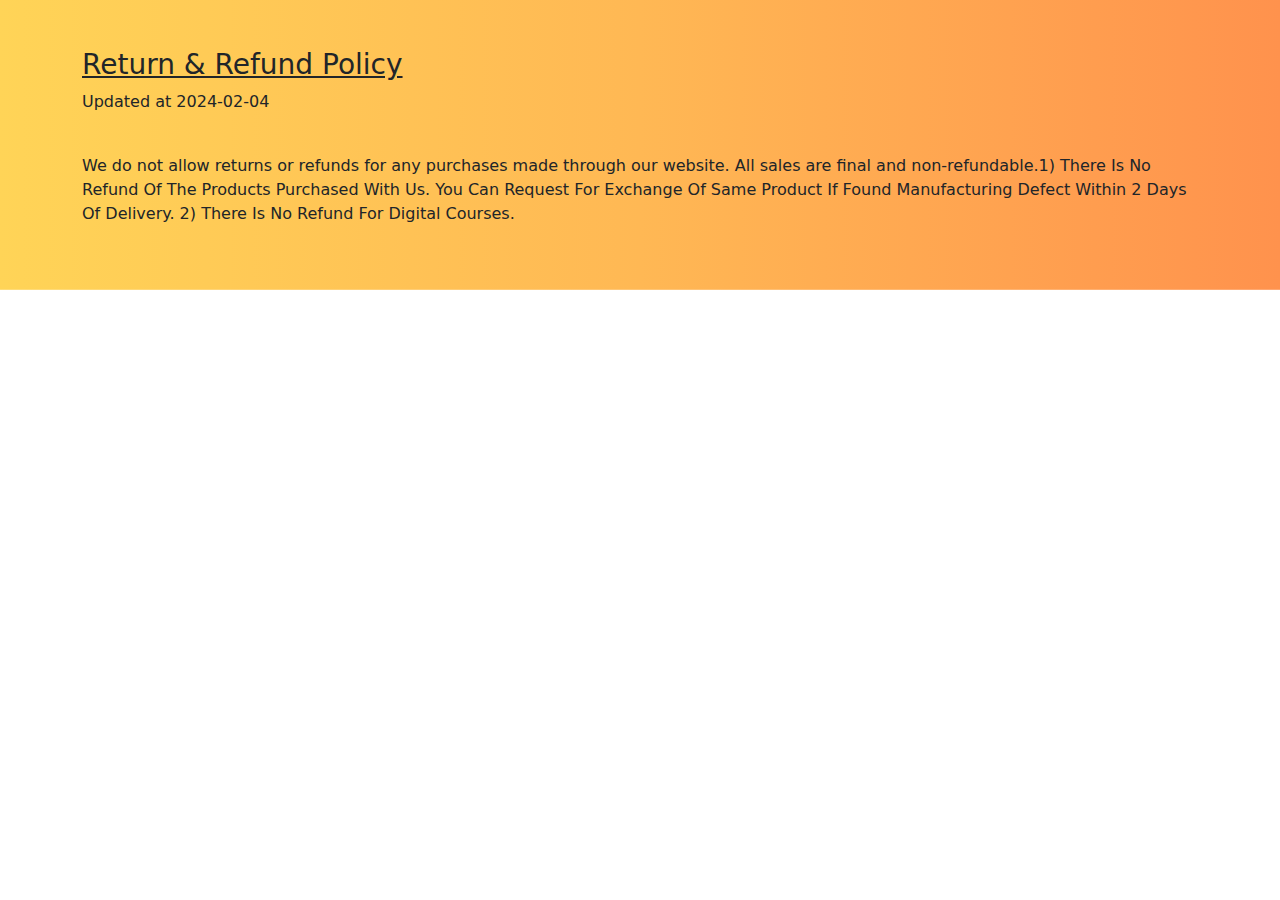
<file: refund_policy.html>
<!DOCTYPE html>
<html lang="en">
<head>
    <meta charset="UTF-8">
    <meta name="viewport" content="width=device-width, initial-scale=1.0">
    <title>NEXTGEN COURSES</title>
    <link rel="stylesheet" href="new.css">
    <meta name="viewport" content="width=device-width, initial-scale=1.0">
    <link href="https://cdn.jsdelivr.net/npm/bootstrap@5.0.2/dist/css/bootstrap.min.css" rel="stylesheet">
    <script src="https://cdn.jsdelivr.net/npm/@popperjs/core@2.9.2/dist/umd/popper.min.js" integrity="sha384-IQsoLXl5PILFhosVNubq5LC7Qb9DXgDA9i+tQ8Zj3iwWAwPtgFTxbJ8NT4GN1R8p" crossorigin="anonymous"></script>
<script src="https://cdn.jsdelivr.net/npm/bootstrap@5.0.2/dist/js/bootstrap.min.js" integrity="sha384-cVKIPhGWiC2Al4u+LWgxfKTRIcfu0JTxR+EQDz/bgldoEyl4H0zUF0QKbrJ0EcQF" crossorigin="anonymous"></script>
</head>
<body>
    <section id="privacy" class="py-5">
        <div class="container">
            <h3><u>Return & Refund Policy</u></h3>
            <p>Updated at 2024-02-04</p>
            <br>
            <p>We do not allow returns or refunds for any purchases made through our website. All sales are final and non-refundable.1) There Is No Refund Of The Products Purchased With Us. You Can Request For Exchange Of Same Product If Found Manufacturing Defect Within 2 Days Of Delivery.
                2) There Is No Refund For Digital Courses.</p>
        </div>
    </section>

</body>
</html>
</file>
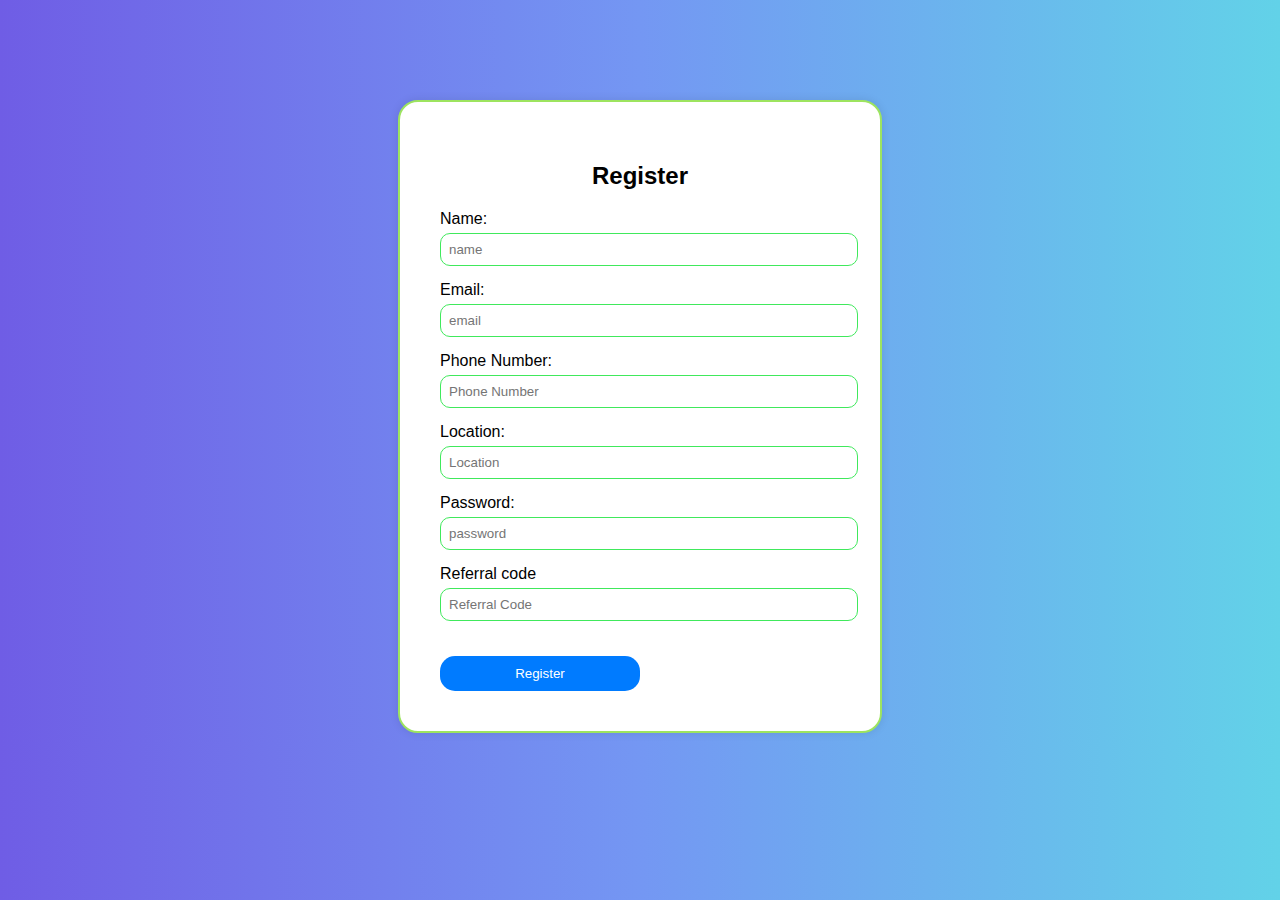
<file: register.html>
<!DOCTYPE html>
<html lang="en">
<head>
    <meta charset="UTF-8">
    <meta name="viewport" content="width=device-width, initial-scale=1.0">
    <title>Login Page</title>
    <style>
        body {
            font-family: Arial, sans-serif;
            background: linear-gradient(
        to right,
        #6f5de5,
        #7497f3,
        #62d2e8
    );
        }
        .container {
            background: rgb(255, 255, 255);
            max-width: 400px; 
            margin: 0 auto;
            padding: 40px;
            border: 2px solid #9de45f;
            border-radius: 20px;
            box-shadow: 0 0 10px rgba(0, 0, 0, 0.1);
            margin-top: 100px;
        }
        .container h2 {
            text-align: center;
        }
        .form-group {
            margin-bottom: 15px;
        }
        .form-group label {
            display: block;
            margin-bottom: 5px;
        }
        .form-group input {
            width: 100%;
            padding: 8px;
            border: 1px solid #40e95c;
            border-radius: 10px;
        }
        .btn {
            width: 50%;
            padding: 10px;
            background-color: #007bff;
            border: none;
            border-radius: 15px;
            color: #fff;
            cursor: pointer;
            margin-top: 20px; 

        }
        .btn:hover {
            background-color: #0056b3;
        }

       
    </style>
</head>
<body>
    <div class="container">
        <h2>Register</h2>
        <form action="login_process.php" method="POST">
            <div class="form-group">
                <label for="name">Name:</label>
                <input type="text" id="name" name="name" placeholder="name" required>
            </div>
            <div class="form-group">
                <label for="email">Email:</label>
                <input type="email" id="email" name="email" placeholder="email" required>
            </div>
            <div class="form-group">
                <label for="mobile">Phone Number:</label>
                <input type="number" id="mobile" name="mobile" placeholder="Phone Number" required>
            </div>
            <div class="form-group">
                <label for="location">Location:</label>
                <input type="text" id="location" name="location" placeholder="Location" required>
            </div>
            <div class="form-group">
                <label for="password">Password:</label>
                <input type="password" id="password" name="password" placeholder="password" required>
            </div>
            <div class="form-group">
                <label for="referral_code"> Referral code</label>
                <input type="text" id="referral_code" name="referral_code" placeholder="Referral Code" required>
            </div>
            <button type="submit" class="btn">Register</button>
        </form>
    </div>
</body>
</html>
</file>
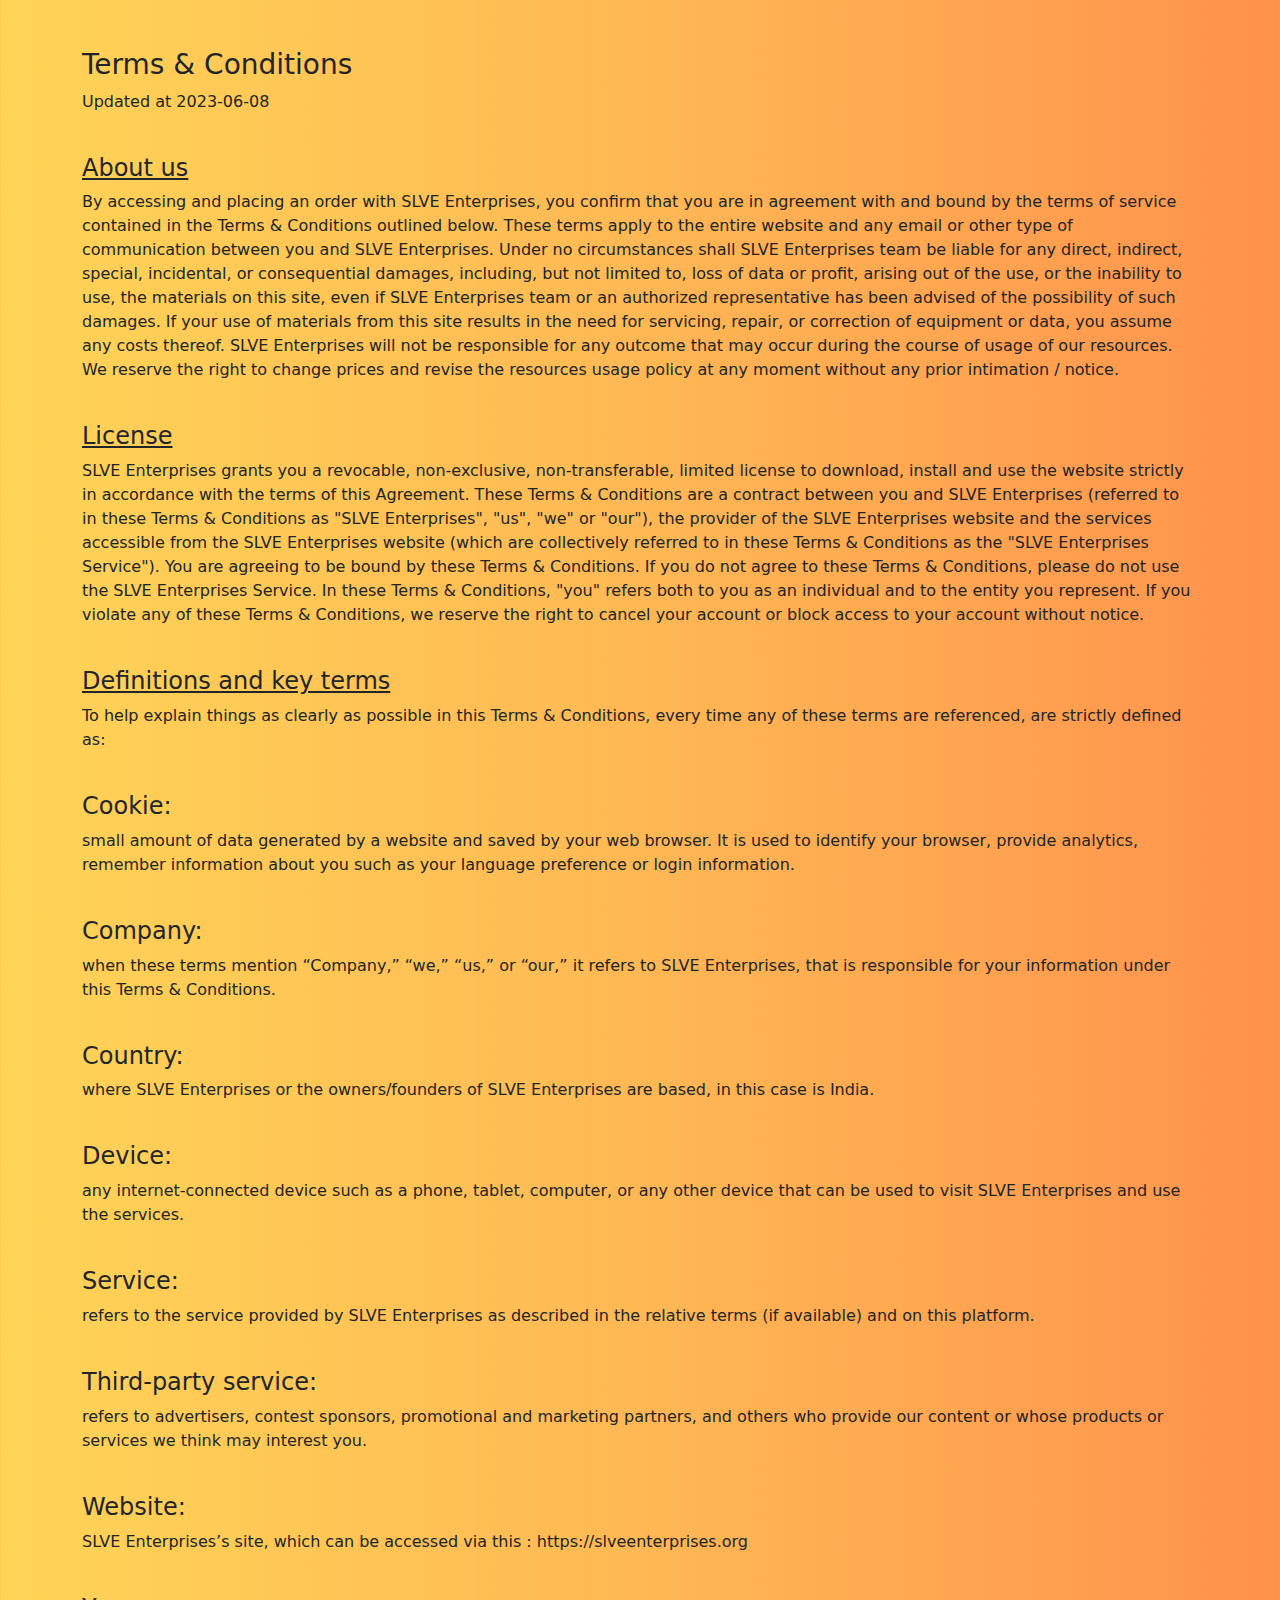
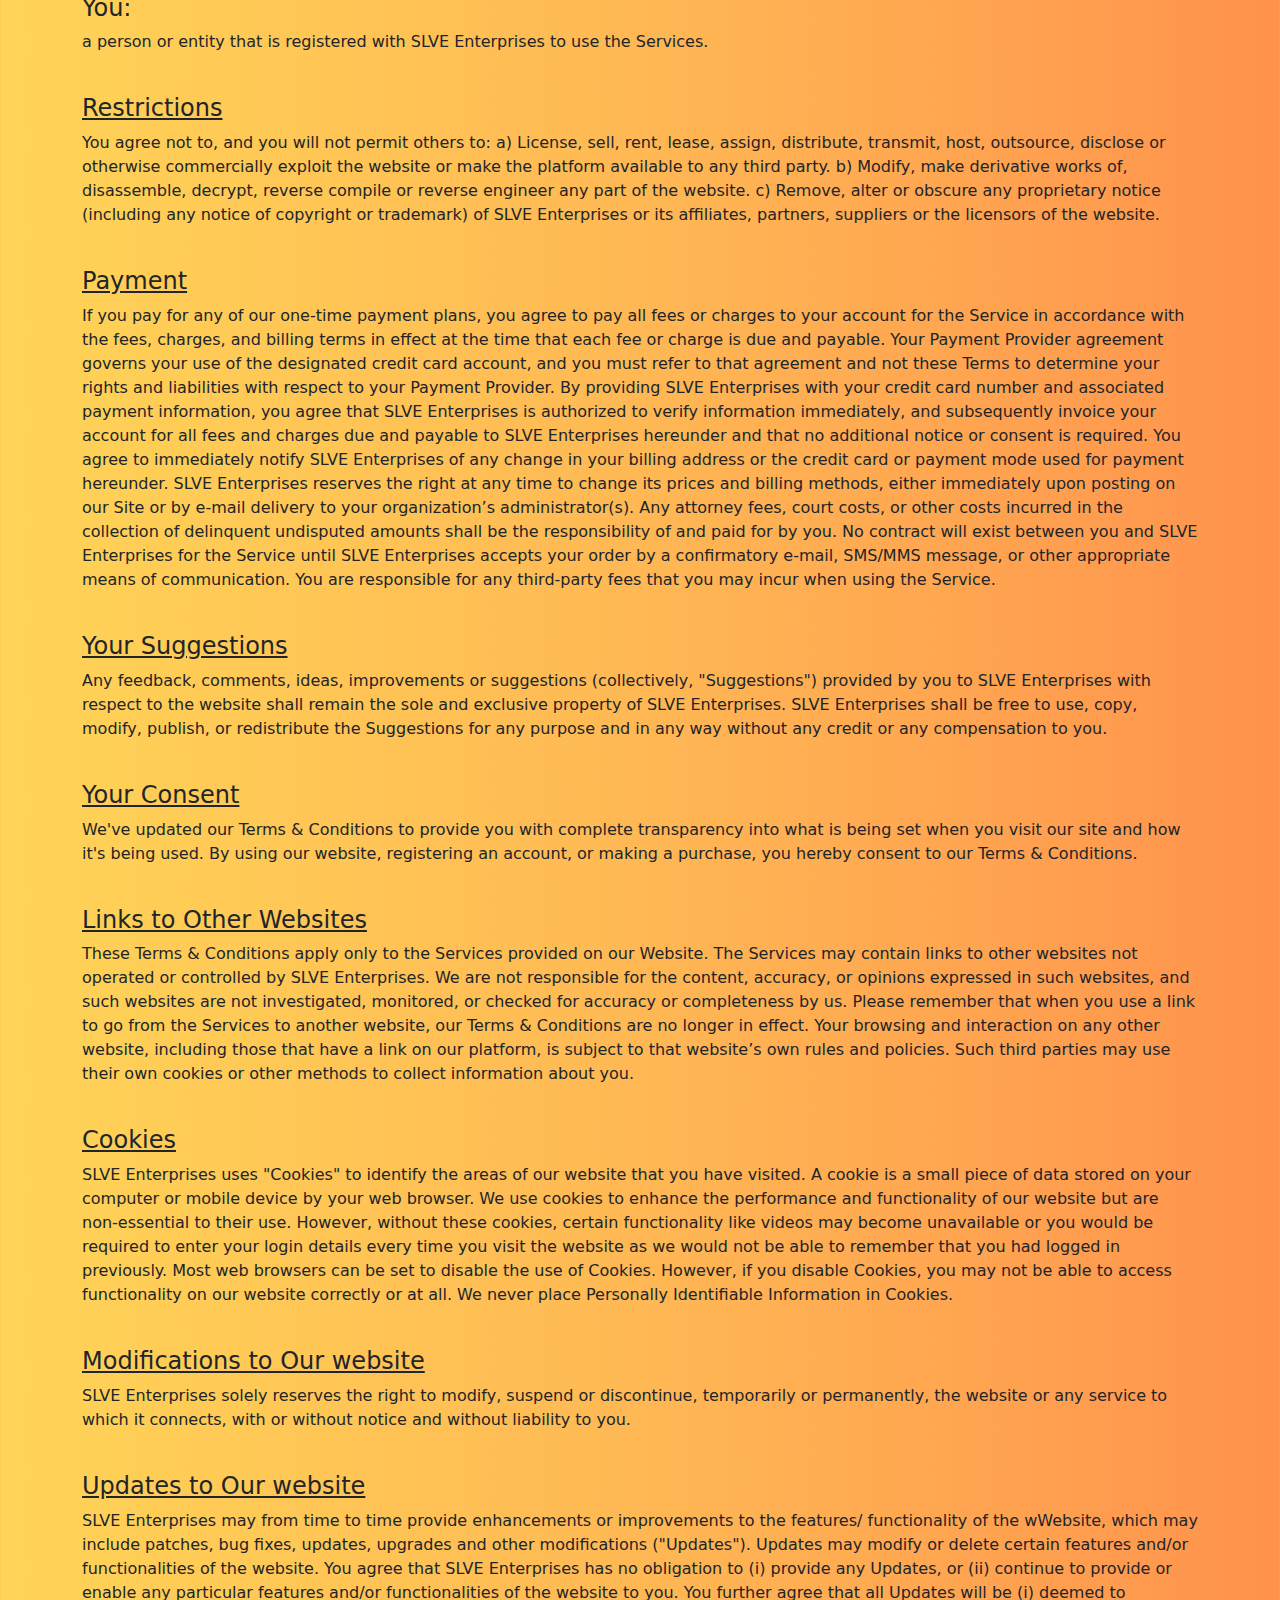
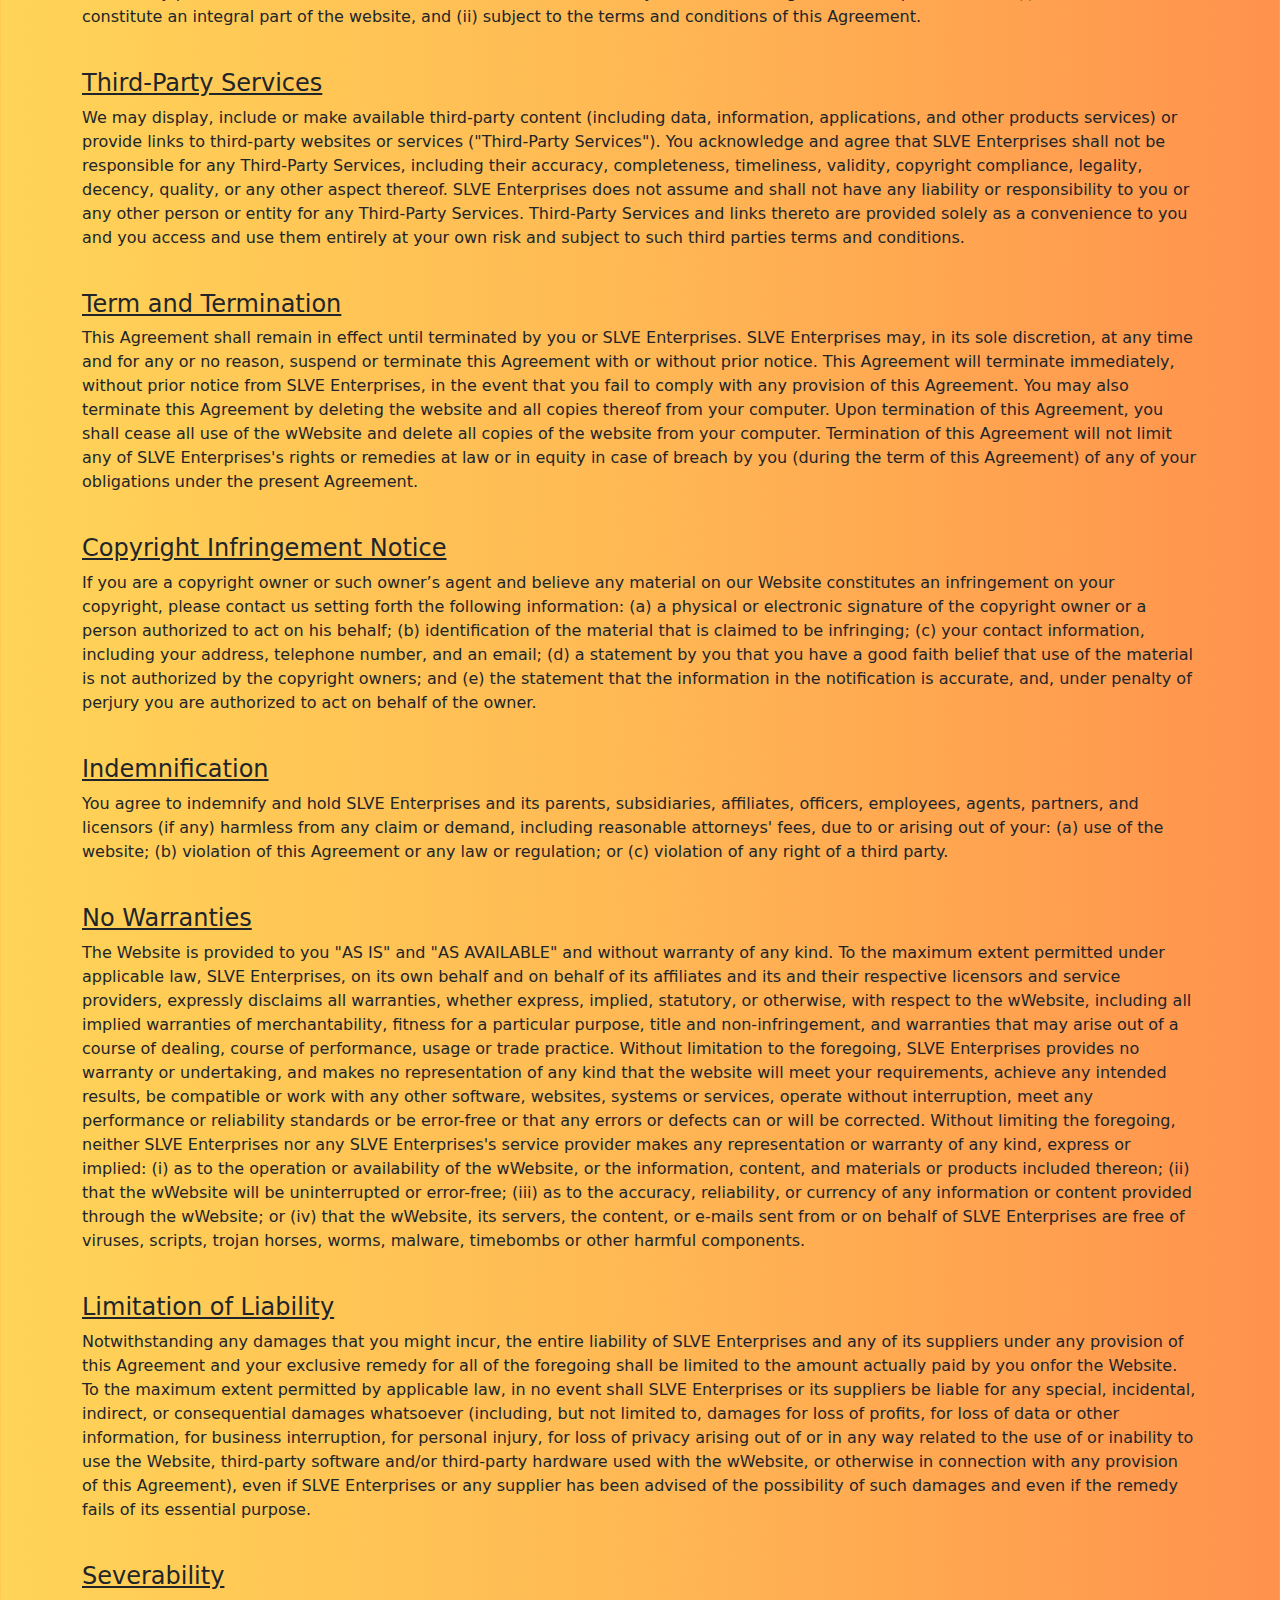
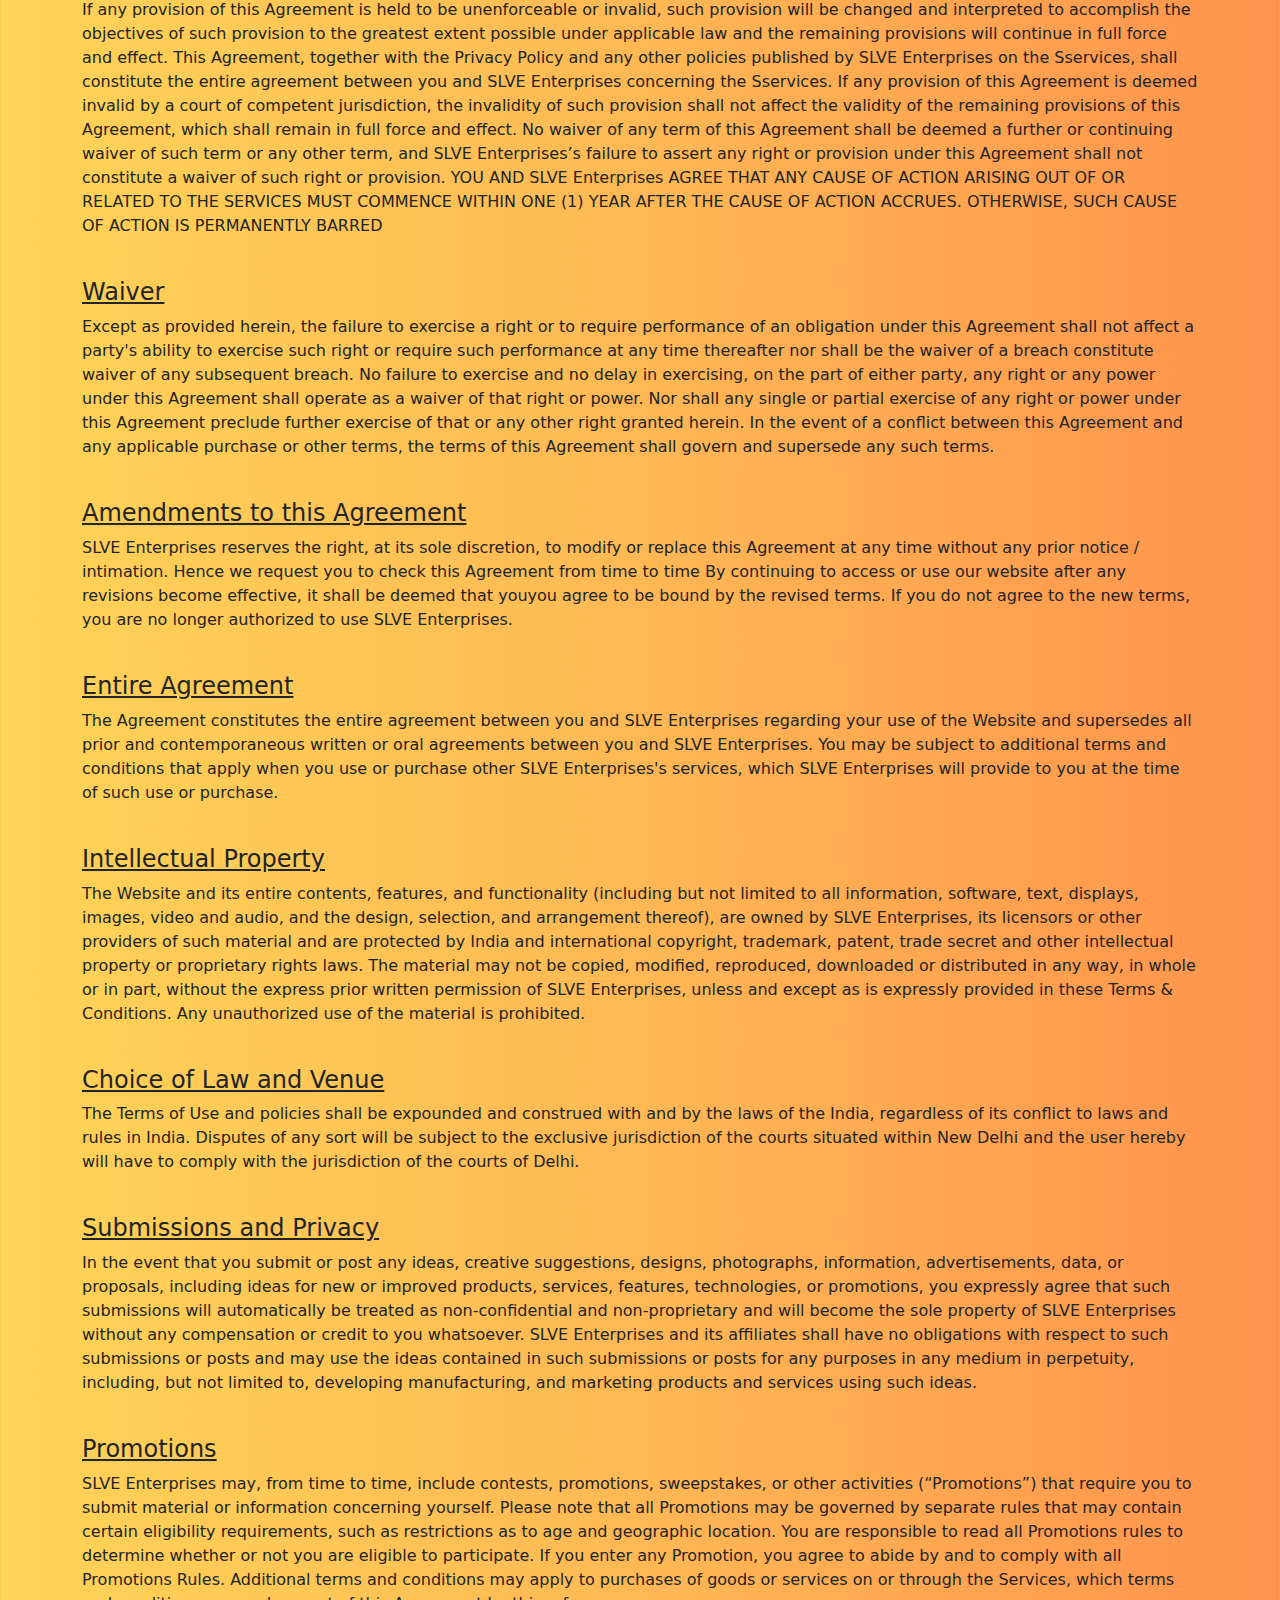
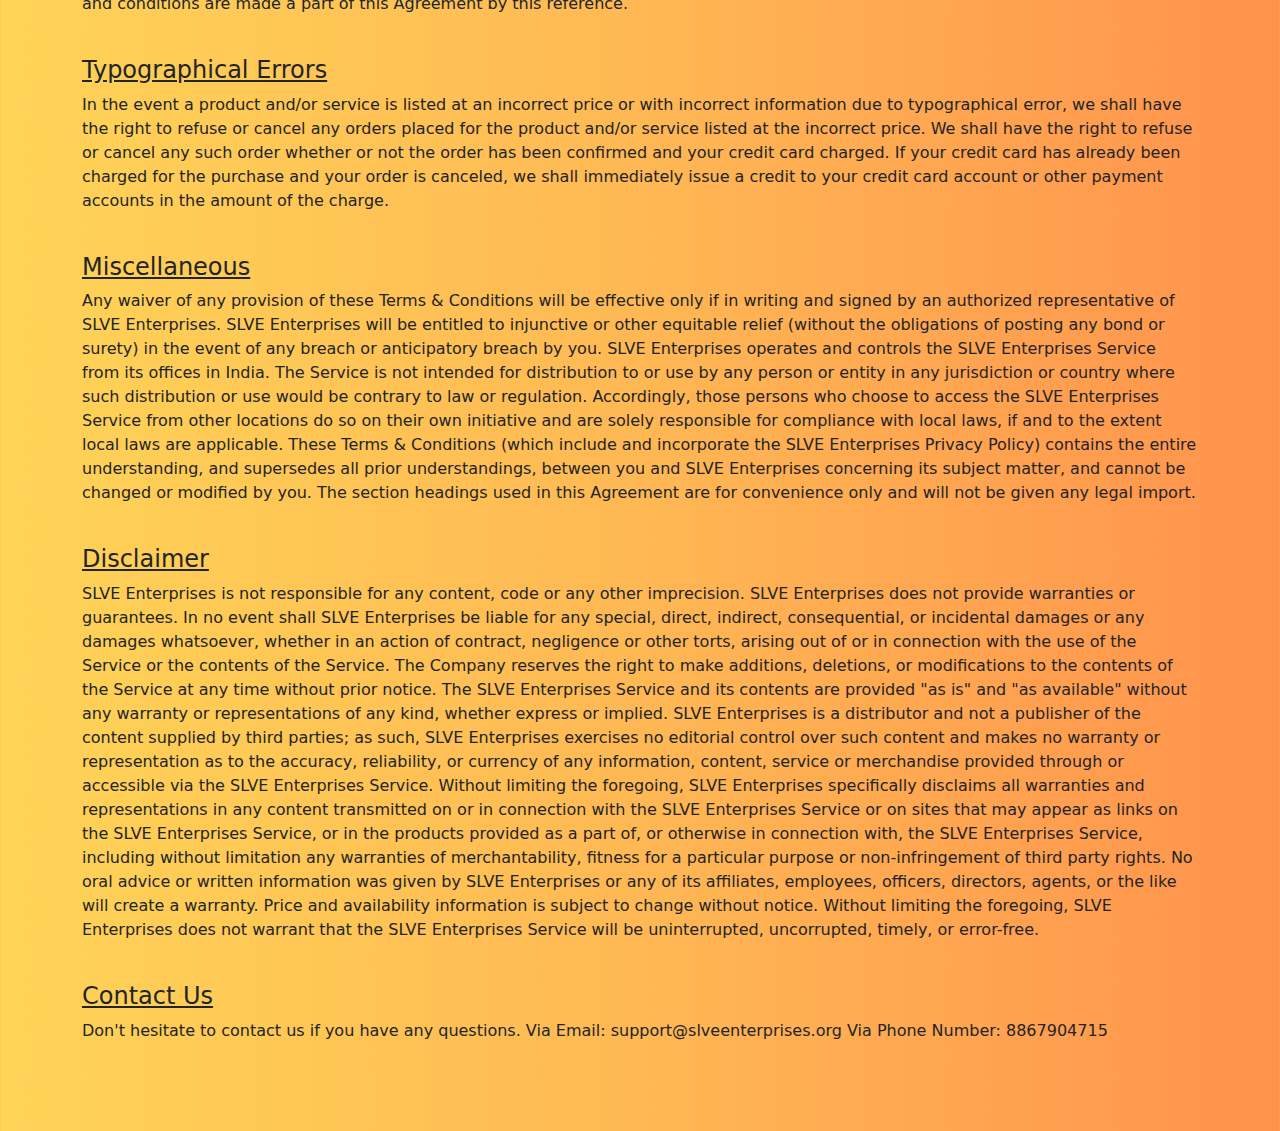
<file: terms_conditions.html>
<!DOCTYPE html>
<html lang="en">
<head>
    <meta charset="UTF-8">
    <meta name="viewport" content="width=device-width, initial-scale=1.0">
    <title>NEXTGEN COURSES</title>
    <link rel="stylesheet" href="new.css">
    <meta name="viewport" content="width=device-width, initial-scale=1.0">
    <link href="https://cdn.jsdelivr.net/npm/bootstrap@5.0.2/dist/css/bootstrap.min.css" rel="stylesheet">
    <script src="https://cdn.jsdelivr.net/npm/@popperjs/core@2.9.2/dist/umd/popper.min.js" integrity="sha384-IQsoLXl5PILFhosVNubq5LC7Qb9DXgDA9i+tQ8Zj3iwWAwPtgFTxbJ8NT4GN1R8p" crossorigin="anonymous"></script>
<script src="https://cdn.jsdelivr.net/npm/bootstrap@5.0.2/dist/js/bootstrap.min.js" integrity="sha384-cVKIPhGWiC2Al4u+LWgxfKTRIcfu0JTxR+EQDz/bgldoEyl4H0zUF0QKbrJ0EcQF" crossorigin="anonymous"></script>
</head>
<body>
    <section id="privacy" class="py-5">
        <div class="container">
            <h3>Terms & Conditions</h3>
            <p>Updated at 2023-06-08</p>
            <br>
            <h4><u>About us</u></h4> 
            <p> By accessing and placing an order with SLVE Enterprises, you confirm that you are in agreement with and bound by the terms of service contained in the Terms & Conditions outlined below. These terms apply to the entire website and any email or other type of communication between you and SLVE Enterprises. Under no circumstances shall SLVE Enterprises team be liable for any direct, indirect, special, incidental, or consequential damages, including, but not limited to, loss of data or profit, arising out of the use, or the inability to use, the materials on this site, even if SLVE Enterprises team or an authorized representative has been advised of the possibility of such damages. If your use of materials from this site results in the need for servicing, repair, or correction of equipment or data, you assume any costs thereof. SLVE Enterprises will not be responsible for any outcome that may occur during the course of usage of our resources. We reserve the right to change prices and revise the resources usage policy at any moment without any prior intimation / notice.</p>
            <br>
            <h4><u>License</u></h4> 
            <p>SLVE Enterprises grants you a revocable, non-exclusive, non-transferable, limited license to download, install and use the website strictly in accordance with the terms of this Agreement. These Terms & Conditions are a contract between you and SLVE Enterprises (referred to in these Terms & Conditions as "SLVE Enterprises", "us", "we" or "our"), the provider of the SLVE Enterprises website and the services accessible from the SLVE Enterprises website (which are collectively referred to in these Terms & Conditions as the "SLVE Enterprises Service"). You are agreeing to be bound by these Terms & Conditions. If you do not agree to these Terms & Conditions, please do not use the SLVE Enterprises Service. In these Terms & Conditions, "you" refers both to you as an individual and to the entity you represent. If you violate any of these Terms & Conditions, we reserve the right to cancel your account or block access to your account without notice.</p>
            <br>
            <h4><u>Definitions and key terms</u></h4>
            <p>To help explain things as clearly as possible in this Terms & Conditions, every time any of these terms are referenced, are strictly defined as:</p>
            <br> 
            <h4>Cookie:</h4>
            <p> small amount of data generated by a website and saved by your web browser. It is used to identify your browser, provide analytics, remember information about you such as your language preference or login information.</p>
            <br>
            <h4>Company:</h4>
            <p>when these terms mention “Company,” “we,” “us,” or “our,” it refers to SLVE Enterprises, that is responsible for your information under this Terms & Conditions.</p>
            <br>
            <h4>Country:</h4>
            <p> where SLVE Enterprises or the owners/founders of SLVE Enterprises are based, in this case is India.</p>
            <br>
            <h4>Device:</h4>
            <p>any internet-connected device such as a phone, tablet, computer, or any other device that can be used to visit SLVE Enterprises and use the services.</p>
            <br>
            <h4>Service:</h4>
            <p>refers to the service provided by SLVE Enterprises as described in the relative terms (if available) and on this platform.</p>
            <br>
            <h4>Third-party service:</h4>
            <p>refers to advertisers, contest sponsors, promotional and marketing partners, and others who provide our content or whose products or services we think may interest you.</p>
            <br>
            <h4>Website:</h4>
            <p>SLVE Enterprises’s site, which can be accessed via this : https://slveenterprises.org</p>
            <br>
            <h4>You:</h4>
            <p> a person or entity that is registered with SLVE Enterprises to use the Services.</p>
            <br>
            <h4><u>Restrictions</u></h4>
            <p>You agree not to, and you will not permit others to: a) License, sell, rent, lease, assign, distribute, transmit, host, outsource, disclose or otherwise commercially exploit the website or make the platform available to any third party. b) Modify, make derivative works of, disassemble, decrypt, reverse compile or reverse engineer any part of the website. c) Remove, alter or obscure any proprietary notice (including any notice of copyright or trademark) of SLVE Enterprises or its affiliates, partners, suppliers or the licensors of the website.</p>
            <br>
            <h4><u>Payment</u></h4>    
            <p>If you pay for any of our one-time payment plans, you agree to pay all fees or charges to your account for the Service in accordance with the fees, charges, and billing terms in effect at the time that each fee or charge is due and payable. Your Payment Provider agreement governs your use of the designated credit card account, and you must refer to that agreement and not these Terms to determine your rights and liabilities with respect to your Payment Provider. By providing SLVE Enterprises with your credit card number and associated payment information, you agree that SLVE Enterprises is authorized to verify information immediately, and subsequently invoice your account for all fees and charges due and payable to SLVE Enterprises hereunder and that no additional notice or consent is required. You agree to immediately notify SLVE Enterprises of any change in your billing address or the credit card or payment mode used for payment hereunder. SLVE Enterprises reserves the right at any time to change its prices and billing methods, either immediately upon posting on our Site or by e-mail delivery to your organization’s administrator(s). Any attorney fees, court costs, or other costs incurred in the collection of delinquent undisputed amounts shall be the responsibility of and paid for by you. No contract will exist between you and SLVE Enterprises for the Service until SLVE Enterprises accepts your order by a confirmatory e-mail, SMS/MMS message, or other appropriate means of communication. You are responsible for any third-party fees that you may incur when using the Service.</p>
            <br>
            <h4><u>Your Suggestions</u></h4>
            <p>Any feedback, comments, ideas, improvements or suggestions (collectively, "Suggestions") provided by you to SLVE Enterprises with respect to the website shall remain the sole and exclusive property of SLVE Enterprises. SLVE Enterprises shall be free to use, copy, modify, publish, or redistribute the Suggestions for any purpose and in any way without any credit or any compensation to you.</p>
            <br>
            <h4><u>Your Consent</u></h4>
            <p>We've updated our Terms & Conditions to provide you with complete transparency into what is being set when you visit our site and how it's being used. By using our website, registering an account, or making a purchase, you hereby consent to our Terms & Conditions.</p>
            <br>
            <h4><u>Links to Other Websites</u></h4>
            <p>These Terms & Conditions apply only to the Services provided on our Website. The Services may contain links to other websites not operated or controlled by SLVE Enterprises. We are not responsible for the content, accuracy, or opinions expressed in such websites, and such websites are not investigated, monitored, or checked for accuracy or completeness by us. Please remember that when you use a link to go from the Services to another website, our Terms & Conditions are no longer in effect. Your browsing and interaction on any other website, including those that have a link on our platform, is subject to that website’s own rules and policies. Such third parties may use their own cookies or other methods to collect information about you.</p>
            <br>
            <h4><u>Cookies</u></h4>
            <p>SLVE Enterprises uses "Cookies" to identify the areas of our website that you have visited. A cookie is a small piece of data stored on your computer or mobile device by your web browser. We use cookies to enhance the performance and functionality of our website but are non-essential to their use. However, without these cookies, certain functionality like videos may become unavailable or you would be required to enter your login details every time you visit the website as we would not be able to remember that you had logged in previously. Most web browsers can be set to disable the use of Cookies. However, if you disable Cookies, you may not be able to access functionality on our website correctly or at all. We never place Personally Identifiable Information in Cookies.</p>
            <br>
            <h4><u>Modifications to Our website</u></h4>
            <p>SLVE Enterprises solely reserves the right to modify, suspend or discontinue, temporarily or permanently, the website or any service to which it connects, with or without notice and without liability to you.</p>
            <br>
            <h4><u>Updates to Our website</u></h4>
            <p>SLVE Enterprises may from time to time provide enhancements or improvements to the features/ functionality of the wWebsite, which may include patches, bug fixes, updates, upgrades and other modifications ("Updates"). Updates may modify or delete certain features and/or functionalities of the website. You agree that SLVE Enterprises has no obligation to (i) provide any Updates, or (ii) continue to provide or enable any particular features and/or functionalities of the website to you. You further agree that all Updates will be (i) deemed to constitute an integral part of the website, and (ii) subject to the terms and conditions of this Agreement.</p>
            <br>
            <h4><u>Third-Party Services</u></h4>
            <p>We may display, include or make available third-party content (including data, information, applications, and other products services) or provide links to third-party websites or services ("Third-Party Services"). You acknowledge and agree that SLVE Enterprises shall not be responsible for any Third-Party Services, including their accuracy, completeness, timeliness, validity, copyright compliance, legality, decency, quality, or any other aspect thereof. SLVE Enterprises does not assume and shall not have any liability or responsibility to you or any other person or entity for any Third-Party Services. Third-Party Services and links thereto are provided solely as a convenience to you and you access and use them entirely at your own risk and subject to such third parties terms and conditions.</p>
            <br>
            <h4><u>Term and Termination</u></h4>
            <p>This Agreement shall remain in effect until terminated by you or SLVE Enterprises. SLVE Enterprises may, in its sole discretion, at any time and for any or no reason, suspend or terminate this Agreement with or without prior notice. This Agreement will terminate immediately, without prior notice from SLVE Enterprises, in the event that you fail to comply with any provision of this Agreement. You may also terminate this Agreement by deleting the website and all copies thereof from your computer. Upon termination of this Agreement, you shall cease all use of the wWebsite and delete all copies of the website from your computer. Termination of this Agreement will not limit any of SLVE Enterprises's rights or remedies at law or in equity in case of breach by you (during the term of this Agreement) of any of your obligations under the present Agreement.</p>
            <br>
            <h4><u>Copyright Infringement Notice</u></h4>
            <p>If you are a copyright owner or such owner’s agent and believe any material on our Website constitutes an infringement on your copyright, please contact us setting forth the following information: (a) a physical or electronic signature of the copyright owner or a person authorized to act on his behalf; (b) identification of the material that is claimed to be infringing; (c) your contact information, including your address, telephone number, and an email; (d) a statement by you that you have a good faith belief that use of the material is not authorized by the copyright owners; and (e) the statement that the information in the notification is accurate, and, under penalty of perjury you are authorized to act on behalf of the owner.</p>
            <br>
            <h4><u>Indemnification</u></h4>
            <p>You agree to indemnify and hold SLVE Enterprises and its parents, subsidiaries, affiliates, officers, employees, agents, partners, and licensors (if any) harmless from any claim or demand, including reasonable attorneys' fees, due to or arising out of your: (a) use of the website; (b) violation of this Agreement or any law or regulation; or (c) violation of any right of a third party.</p>
            <br>
            <h4><u>No Warranties</u></h4>
            <p>The Website is provided to you "AS IS" and "AS AVAILABLE" and without warranty of any kind. To the maximum extent permitted under applicable law, SLVE Enterprises, on its own behalf and on behalf of its affiliates and its and their respective licensors and service providers, expressly disclaims all warranties, whether express, implied, statutory, or otherwise, with respect to the wWebsite, including all implied warranties of merchantability, fitness for a particular purpose, title and non-infringement, and warranties that may arise out of a course of dealing, course of performance, usage or trade practice. Without limitation to the foregoing, SLVE Enterprises provides no warranty or undertaking, and makes no representation of any kind that the website will meet your requirements, achieve any intended results, be compatible or work with any other software, websites, systems or services, operate without interruption, meet any performance or reliability standards or be error-free or that any errors or defects can or will be corrected. Without limiting the foregoing, neither SLVE Enterprises nor any SLVE Enterprises's service provider makes any representation or warranty of any kind, express or implied: (i) as to the operation or availability of the wWebsite, or the information, content, and materials or products included thereon; (ii) that the wWebsite will be uninterrupted or error-free; (iii) as to the accuracy, reliability, or currency of any information or content provided through the wWebsite; or (iv) that the wWebsite, its servers, the content, or e-mails sent from or on behalf of SLVE Enterprises are free of viruses, scripts, trojan horses, worms, malware, timebombs or other harmful components.</p>
            <br>
            <h4><u>Limitation of Liability</u></h4>
            <p>Notwithstanding any damages that you might incur, the entire liability of SLVE Enterprises and any of its suppliers under any provision of this Agreement and your exclusive remedy for all of the foregoing shall be limited to the amount actually paid by you onfor the Website. To the maximum extent permitted by applicable law, in no event shall SLVE Enterprises or its suppliers be liable for any special, incidental, indirect, or consequential damages whatsoever (including, but not limited to, damages for loss of profits, for loss of data or other information, for business interruption, for personal injury, for loss of privacy arising out of or in any way related to the use of or inability to use the Website, third-party software and/or third-party hardware used with the wWebsite, or otherwise in connection with any provision of this Agreement), even if SLVE Enterprises or any supplier has been advised of the possibility of such damages and even if the remedy fails of its essential purpose.</p>
            <br>
            <h4><u>Severability</u></h4>
            <p>If any provision of this Agreement is held to be unenforceable or invalid, such provision will be changed and interpreted to accomplish the objectives of such provision to the greatest extent possible under applicable law and the remaining provisions will continue in full force and effect. This Agreement, together with the Privacy Policy and any other policies published by SLVE Enterprises on the Sservices, shall constitute the entire agreement between you and SLVE Enterprises concerning the Sservices. If any provision of this Agreement is deemed invalid by a court of competent jurisdiction, the invalidity of such provision shall not affect the validity of the remaining provisions of this Agreement, which shall remain in full force and effect. No waiver of any term of this Agreement shall be deemed a further or continuing waiver of such term or any other term, and SLVE Enterprises’s failure to assert any right or provision under this Agreement shall not constitute a waiver of such right or provision. YOU AND SLVE Enterprises AGREE THAT ANY CAUSE OF ACTION ARISING OUT OF OR RELATED TO THE SERVICES MUST COMMENCE WITHIN ONE (1) YEAR AFTER THE CAUSE OF ACTION ACCRUES. OTHERWISE, SUCH CAUSE OF ACTION IS PERMANENTLY BARRED</p>
            <br>
            <h4><u>Waiver</u></h4>
            <p>Except as provided herein, the failure to exercise a right or to require performance of an obligation under this Agreement shall not affect a party's ability to exercise such right or require such performance at any time thereafter nor shall be the waiver of a breach constitute waiver of any subsequent breach. No failure to exercise and no delay in exercising, on the part of either party, any right or any power under this Agreement shall operate as a waiver of that right or power. Nor shall any single or partial exercise of any right or power under this Agreement preclude further exercise of that or any other right granted herein. In the event of a conflict between this Agreement and any applicable purchase or other terms, the terms of this Agreement shall govern and supersede any such terms.</p>
            <br>
            <h4><u>Amendments to this Agreement</u></h4>
            <p>SLVE Enterprises reserves the right, at its sole discretion, to modify or replace this Agreement at any time without any prior notice / intimation. Hence we request you to check this Agreement from time to time By continuing to access or use our website after any revisions become effective, it shall be deemed that youyou agree to be bound by the revised terms. If you do not agree to the new terms, you are no longer authorized to use SLVE Enterprises.</p>
            <br>
            <h4><u>Entire Agreement</u></h4>
            <p>The Agreement constitutes the entire agreement between you and SLVE Enterprises regarding your use of the Website and supersedes all prior and contemporaneous written or oral agreements between you and SLVE Enterprises. You may be subject to additional terms and conditions that apply when you use or purchase other SLVE Enterprises's services, which SLVE Enterprises will provide to you at the time of such use or purchase.</p>
            <br>
            <h4><u>Intellectual Property</u></h4>
            <p>The Website and its entire contents, features, and functionality (including but not limited to all information, software, text, displays, images, video and audio, and the design, selection, and arrangement thereof), are owned by SLVE Enterprises, its licensors or other providers of such material and are protected by India and international copyright, trademark, patent, trade secret and other intellectual property or proprietary rights laws. The material may not be copied, modified, reproduced, downloaded or distributed in any way, in whole or in part, without the express prior written permission of SLVE Enterprises, unless and except as is expressly provided in these Terms & Conditions. Any unauthorized use of the material is prohibited.</p>
            <br>
            <h4><u>Choice of Law and Venue</u></h4>
            <p>The Terms of Use and policies shall be expounded and construed with and by the laws of the India, regardless of its conflict to laws and rules in India. Disputes of any sort will be subject to the exclusive jurisdiction of the courts situated within New Delhi and the user hereby will have to comply with the jurisdiction of the courts of Delhi.</p>
            <br>
            <h4><u>Submissions and Privacy</u></h4>
            <p>In the event that you submit or post any ideas, creative suggestions, designs, photographs, information, advertisements, data, or proposals, including ideas for new or improved products, services, features, technologies, or promotions, you expressly agree that such submissions will automatically be treated as non-confidential and non-proprietary and will become the sole property of SLVE Enterprises without any compensation or credit to you whatsoever. SLVE Enterprises and its affiliates shall have no obligations with respect to such submissions or posts and may use the ideas contained in such submissions or posts for any purposes in any medium in perpetuity, including, but not limited to, developing manufacturing, and marketing products and services using such ideas.</p>
            <br>
            <h4><u>Promotions</u></h4>
            <p>SLVE Enterprises may, from time to time, include contests, promotions, sweepstakes, or other activities (“Promotions”) that require you to submit material or information concerning yourself. Please note that all Promotions may be governed by separate rules that may contain certain eligibility requirements, such as restrictions as to age and geographic location. You are responsible to read all Promotions rules to determine whether or not you are eligible to participate. If you enter any Promotion, you agree to abide by and to comply with all Promotions Rules. Additional terms and conditions may apply to purchases of goods or services on or through the Services, which terms and conditions are made a part of this Agreement by this reference.</p>
            <br>
            <h4><u>Typographical Errors</u></h4>
            <p>In the event a product and/or service is listed at an incorrect price or with incorrect information due to typographical error, we shall have the right to refuse or cancel any orders placed for the product and/or service listed at the incorrect price. We shall have the right to refuse or cancel any such order whether or not the order has been confirmed and your credit card charged. If your credit card has already been charged for the purchase and your order is canceled, we shall immediately issue a credit to your credit card account or other payment accounts in the amount of the charge.</p>
            <br>
            <h4><u>Miscellaneous</u></h4>
            <p>Any waiver of any provision of these Terms & Conditions will be effective only if in writing and signed by an authorized representative of SLVE Enterprises. SLVE Enterprises will be entitled to injunctive or other equitable relief (without the obligations of posting any bond or surety) in the event of any breach or anticipatory breach by you. SLVE Enterprises operates and controls the SLVE Enterprises Service from its offices in India. The Service is not intended for distribution to or use by any person or entity in any jurisdiction or country where such distribution or use would be contrary to law or regulation. Accordingly, those persons who choose to access the SLVE Enterprises Service from other locations do so on their own initiative and are solely responsible for compliance with local laws, if and to the extent local laws are applicable. These Terms & Conditions (which include and incorporate the SLVE Enterprises Privacy Policy) contains the entire understanding, and supersedes all prior understandings, between you and SLVE Enterprises concerning its subject matter, and cannot be changed or modified by you. The section headings used in this Agreement are for convenience only and will not be given any legal import.</p>
            <br>
            <h4><u>Disclaimer</u></h4>
            <p>SLVE Enterprises is not responsible for any content, code or any other imprecision. SLVE Enterprises does not provide warranties or guarantees. In no event shall SLVE Enterprises be liable for any special, direct, indirect, consequential, or incidental damages or any damages whatsoever, whether in an action of contract, negligence or other torts, arising out of or in connection with the use of the Service or the contents of the Service. The Company reserves the right to make additions, deletions, or modifications to the contents of the Service at any time without prior notice. The SLVE Enterprises Service and its contents are provided "as is" and "as available" without any warranty or representations of any kind, whether express or implied. SLVE Enterprises is a distributor and not a publisher of the content supplied by third parties; as such, SLVE Enterprises exercises no editorial control over such content and makes no warranty or representation as to the accuracy, reliability, or currency of any information, content, service or merchandise provided through or accessible via the SLVE Enterprises Service. Without limiting the foregoing, SLVE Enterprises specifically disclaims all warranties and representations in any content transmitted on or in connection with the SLVE Enterprises Service or on sites that may appear as links on the SLVE Enterprises Service, or in the products provided as a part of, or otherwise in connection with, the SLVE Enterprises Service, including without limitation any warranties of merchantability, fitness for a particular purpose or non-infringement of third party rights. No oral advice or written information was given by SLVE Enterprises or any of its affiliates, employees, officers, directors, agents, or the like will create a warranty. Price and availability information is subject to change without notice. Without limiting the foregoing, SLVE Enterprises does not warrant that the SLVE Enterprises Service will be uninterrupted, uncorrupted, timely, or error-free.</p>
            <br>
            <h4><u>Contact Us</u></h4>
            <p>Don't hesitate to contact us if you have any questions. Via Email: support@slveenterprises.org Via Phone Number: 8867904715</p>
            <br>
        </div>
    </section>

</body>
</html>
</file>
<file: new.css>
#home {
    background: linear-gradient(
        to right,
        #6f5de5,
        #7497f3,
        #62d2e8
     
    );
    background-size: cover;
    background-position: center;
    display: flex;
    flex-direction: column;
    justify-content: flex-start; /* Align items to the top */
    align-items: center; /* Center items horizontally */
    padding-top: 30px; /* Add padding to push content from the top */
}

#home p1 {
    font-size: 25px;
    color: rgb(227, 231, 230);
    margin-top: 20px;
}
#home .paragraph{
   margin-top:90px;
    
}
#home img{
    position: absolute;
    top: 0%;
    margin-left: 70%; 
    width: 50%;
    max-width:200px;
    height: 180px;
}
#privacy {
    background: linear-gradient(
        to right,
        #ffd457,
        #ffb854,
        #ff924d
     
    );
    background-size: cover;
    background-position: center;
    display: flex;
    flex-direction: column;
    justify-content: flex-start; /* Align items to the top */
    align-items: center; /* Center items horizontally */
    padding-top: 30px; /* Add padding to push content from the top */
}
#demand {
    background: linear-gradient(
        to right,
        #ffd457,
        #ffb854,
        #ff924d
     
    );
    background-size: cover;
    background-position: center;
    display: flex;
    flex-direction: column;
    justify-content: flex-start; /* Align items to the top */
    align-items: center; /* Center items horizontally */
    padding-top: 30px; /* Add padding to push content from the top */
}
#demand h5 {
    margin-top:40px;
    padding:50px;
    font-weight: bold;
    padding:10px;
    font-size:20px;    
   
}
#demand h4 {
    font-size: 25px;
    color: aliceblue;
    font-weight: bold;
}

#demand p {
    font-size: 25px;
    color: rgb(235, 8, 8);
    margin-bottom: 10px;
    font-weight: bold;
}
#demand iframe {
   margin-top:100px;
}

#Marketing {
    background: linear-gradient(
        to right,
        #9f5be2,
        #c471a5,
        #fa8d55
     
    );
    background-size: cover;
    background-position: center;
    display: flex;
    flex-direction: column;
    justify-content: flex-start; /* Align items to the top */
    align-items: center; /* Center items horizontally */
    padding-top: 30px; /* Add padding to push content from the top */
}
#Marketing h5 {
    margin-top:40px;
    padding:50px;
    font-weight: bold;
    padding:10px;
    font-size:20px;    
   
}
#Marketing h4 {
    font-size: 25px;
    color: aliceblue;
    font-weight: bold;
}

#Marketing p {
    font-size: 25px;
    color: rgb(235, 8, 8);
    margin-bottom: 10px;
    font-weight: bold;
}
#Marketing iframe {
   margin-top:100px;
}
#Business {
    background: linear-gradient(
        to right,
        #55d3e1,
        #2e96c9,
        #0b5db3
     
    );
    background-size: cover;
    background-position: center;
    display: flex;
    flex-direction: column;
    justify-content: flex-start; /* Align items to the top */
    align-items: center; /* Center items horizontally */
    padding-top: 30px; /* Add padding to push content from the top */
}
#Business h5 {
    margin-top:40px;
    padding:50px;
    font-weight: bold;
    padding:10px;
    font-size:20px;    
   
}
#Business h4 {
    font-size: 25px;
    color: aliceblue;
    font-weight: bold;
}
#Business p1 {
    color: rgb(249, 248, 248);
    margin-bottom: 10px;
    font-weight: bold;
}

#Business p {
    font-size: 25px;
    color: rgb(235, 8, 8);
    margin-bottom: 10px;
    font-weight: bold;
}
#Business iframe {
   margin-top:100px;
}
@media (max-width: 768px) {
    #demand h5 {
        font-weight: bold;
        font-size:13px;  
        margin-bottom:40px;  
        line-height: 1.5;
       
    }
    #home img{
        position: absolute;
        margin-top:-1%;
        margin-left: 25%; 
        width: 40%;
        max-width:200px;
        height: 140px;
    }
    #Marketing h5 {
        font-weight: bold;
        font-size:14px;  
        margin-bottom:40px; 
        line-height: 1.2; 
       
    }
    #Business h5 {
        font-weight: bold;
        font-size:14px;  
        margin-bottom:40px;  
        line-height: 1.2;
       
    }
}
</file>
